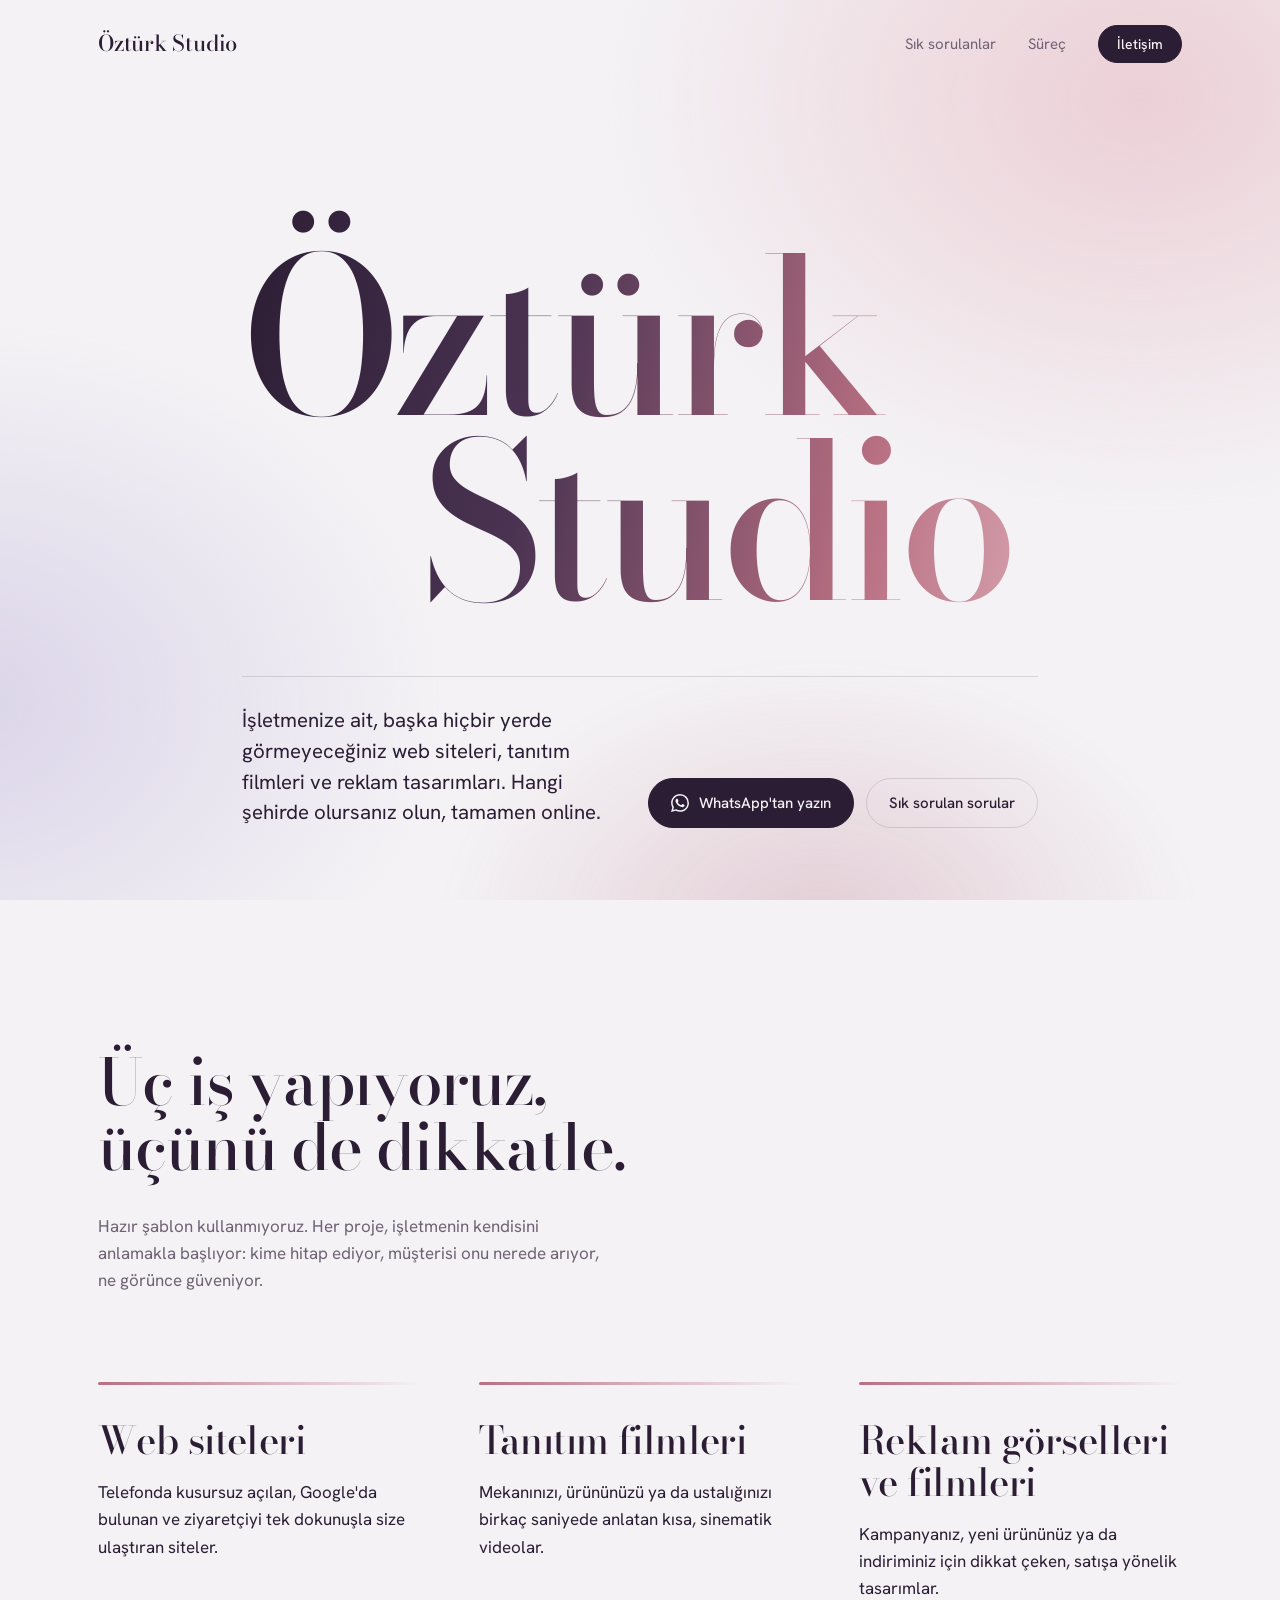
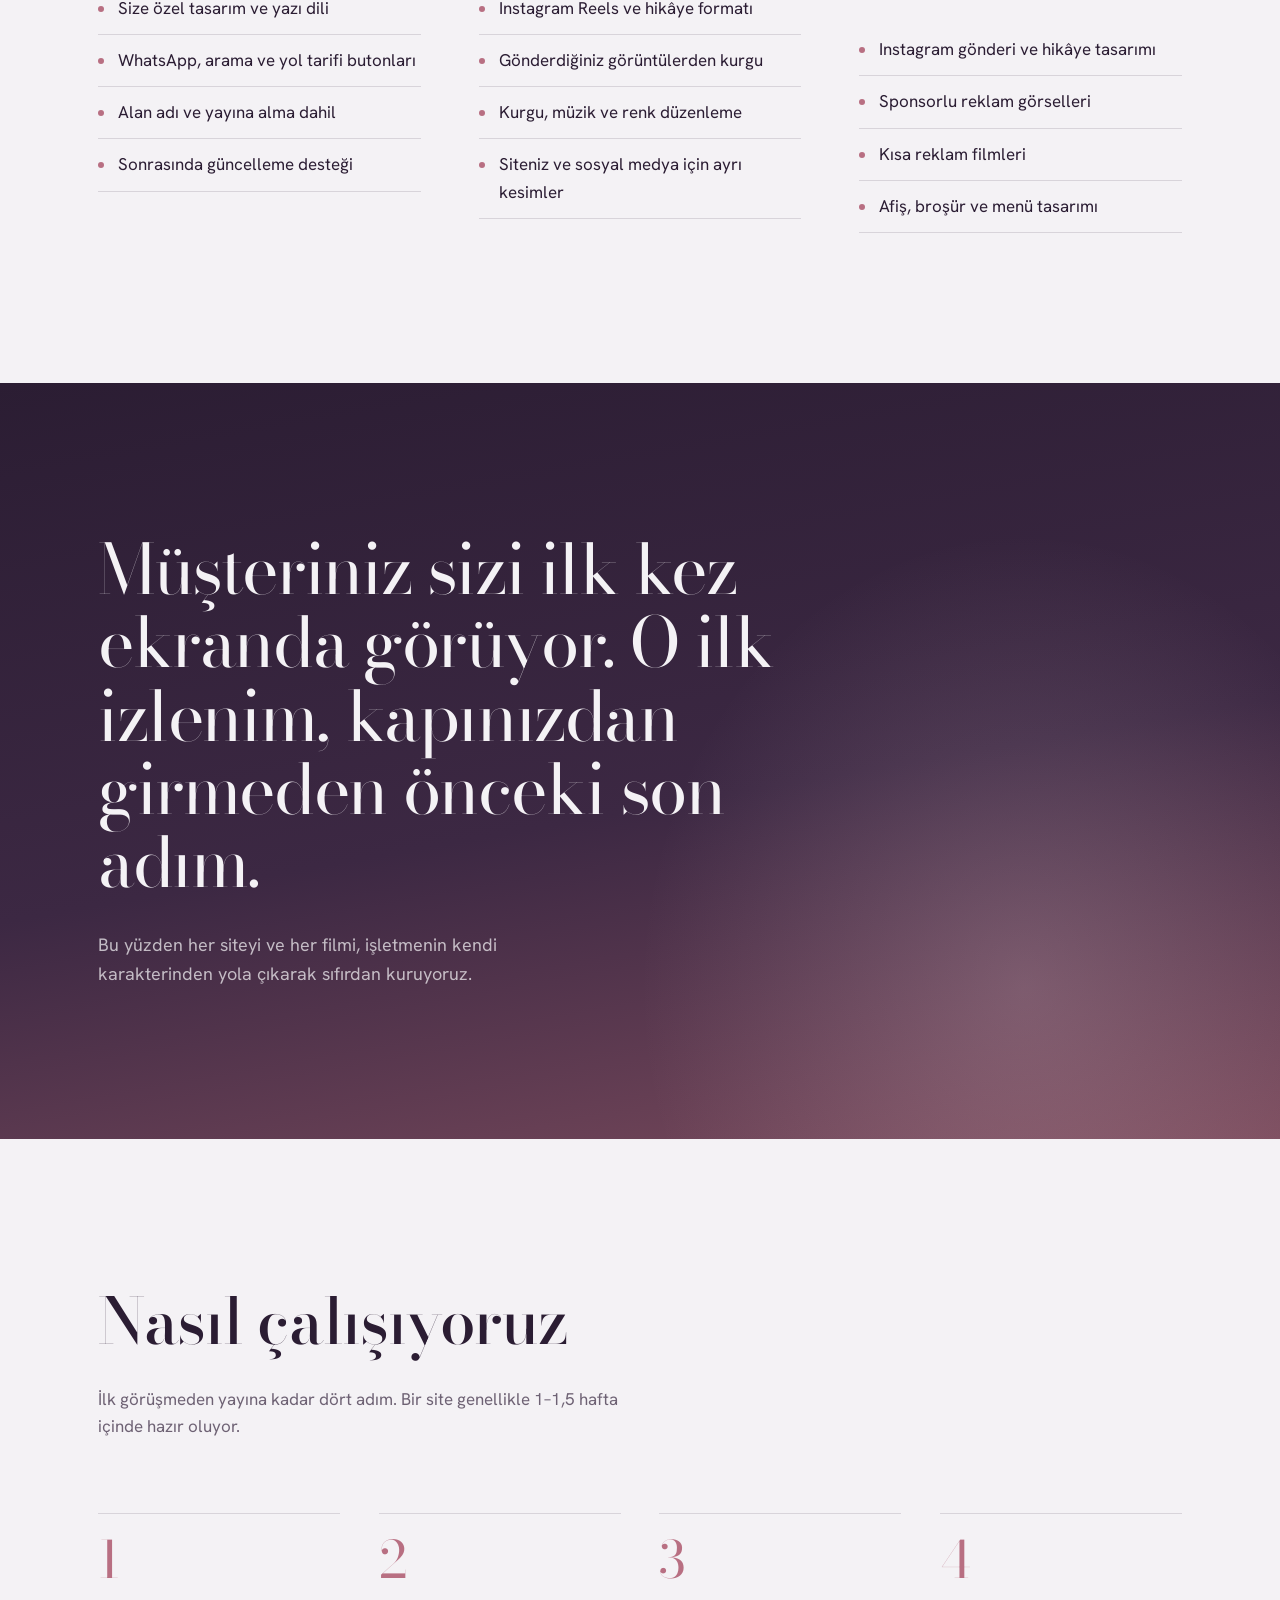
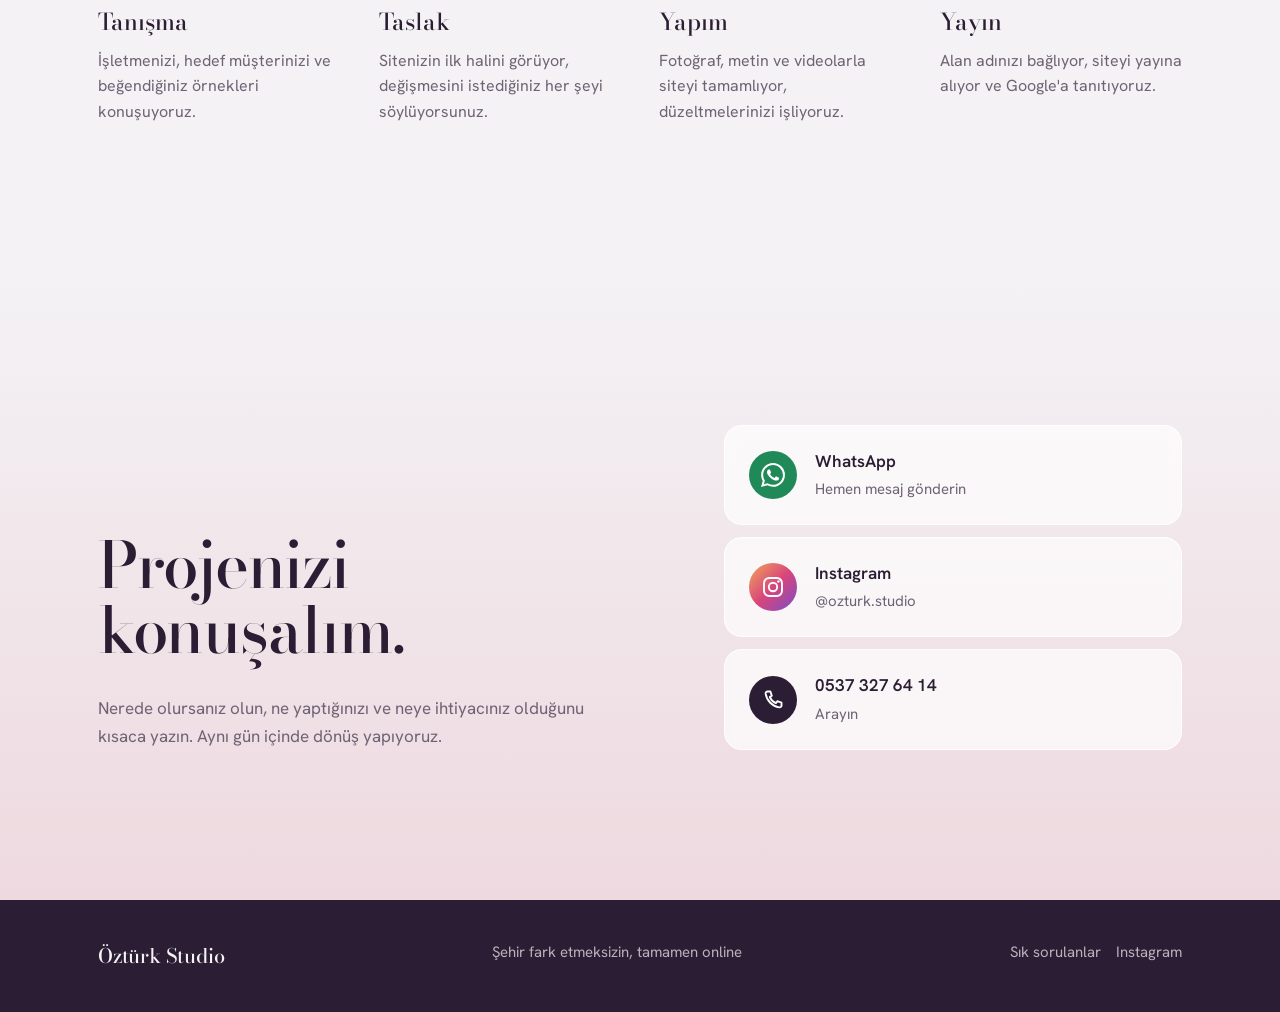
<file: index.html>
<!doctype html>
<html lang="tr">
<head>
<meta charset="utf-8">
<meta name="viewport" content="width=device-width,initial-scale=1">
<title>Öztürk Studio | Web siteleri, tanıtım ve reklam filmleri</title>
<meta name="description" content="Öztürk Studio, her şehirden işletmeler için özel tasarım web siteleri, tanıtım filmleri ve reklam tasarımları hazırlar. Uygun fiyat, her işe özel teklif.">
<meta property="og:title" content="Öztürk Studio">
<meta property="og:description" content="İşletmeler için özel tasarım web siteleri, tanıtım filmleri ve reklam tasarımları. Şehir fark etmeksizin, tamamen online.">
<meta property="og:type" content="website">
<meta name="theme-color" content="#2B1D33">
<link rel="icon" href="favicon.svg" type="image/svg+xml">
<link rel="preconnect" href="https://fonts.googleapis.com">
<link rel="preconnect" href="https://fonts.gstatic.com" crossorigin>
<link href="https://fonts.googleapis.com/css2?family=Bodoni+Moda:ital,opsz,wght@0,6..96,400;0,6..96,500;1,6..96,400&family=Hanken+Grotesk:wght@400;500;600&display=swap" rel="stylesheet">
<link rel="stylesheet" href="style.css">
</head>
<body>
<svg width="0" height="0" style="position:absolute" aria-hidden="true">
  <symbol id="i-wa" viewBox="0 0 24 24"><path fill="currentColor" d="M17.472 14.382c-.297-.149-1.758-.867-2.03-.967-.273-.099-.471-.148-.67.15-.197.297-.767.966-.94 1.164-.173.199-.347.223-.644.075-.297-.15-1.255-.463-2.39-1.475-.883-.788-1.48-1.761-1.653-2.059-.173-.297-.018-.458.13-.606.134-.133.298-.347.446-.52.149-.174.198-.298.298-.497.099-.198.05-.371-.025-.52-.075-.149-.669-1.612-.916-2.207-.242-.579-.487-.5-.669-.51-.173-.008-.371-.01-.57-.01-.198 0-.52.074-.792.372-.272.297-1.04 1.016-1.04 2.479 0 1.462 1.065 2.875 1.213 3.074.149.198 2.096 3.2 5.077 4.487.709.306 1.262.489 1.694.625.712.227 1.36.195 1.871.118.571-.085 1.758-.719 2.006-1.413.248-.694.248-1.289.173-1.413-.074-.124-.272-.198-.57-.347m-5.421 7.403h-.004a9.87 9.87 0 01-5.031-1.378l-.361-.214-3.741.982.998-3.648-.235-.374a9.86 9.86 0 01-1.51-5.26c.001-5.45 4.436-9.884 9.888-9.884 2.64 0 5.122 1.03 6.988 2.898a9.825 9.825 0 012.893 6.994c-.003 5.45-4.437 9.884-9.885 9.884m8.413-18.297A11.815 11.815 0 0012.05 0C5.495 0 .16 5.335.157 11.892c0 2.096.547 4.142 1.588 5.945L.057 24l6.305-1.654a11.882 11.882 0 005.683 1.448h.005c6.554 0 11.89-5.335 11.893-11.893a11.821 11.821 0 00-3.48-8.413Z"/></symbol>
  <symbol id="i-ig" viewBox="0 0 24 24"><g fill="none" stroke="currentColor" stroke-width="1.9"><rect x="3" y="3" width="18" height="18" rx="5.2"/><circle cx="12" cy="12" r="4.2"/></g><circle cx="17.4" cy="6.6" r="1.25" fill="currentColor"/></symbol>
  <symbol id="i-tel" viewBox="0 0 24 24"><path fill="none" stroke="currentColor" stroke-width="1.9" stroke-linejoin="round" d="M6.6 3.5h2.8l1.4 4.2-2 1.4a12 12 0 0 0 6.1 6.1l1.4-2 4.2 1.4v2.8a2 2 0 0 1-2.2 2A16.5 16.5 0 0 1 4.6 5.7a2 2 0 0 1 2-2.2Z"/></symbol>
</svg>
<a class="skip" href="#icerik">İçeriğe geç</a>

<header class="top">
  <div class="wrap">
    <a class="mark" href="./" aria-label="Öztürk Studio, ana sayfa">Öztürk Studio</a>
    <nav class="nav" aria-label="Ana menü">
      <a class="hide-s" href="sss.html">Sık sorulanlar</a>
      <a class="hide-s" href="#surec">Süreç</a>
      <a class="btn small" href="#iletisim">İletişim</a>
    </nav>
  </div>
</header>

<main id="icerik">
  <section class="hero" aria-labelledby="baslik">
    <div class="wrap hero-grid">
      <h1 class="word reveal" id="baslik"><span>Öztürk</span><span>Studio</span></h1>
      <div class="hero-foot">
        <p class="lede reveal d2">İşletmenize ait, başka hiçbir yerde görmeyeceğiniz web siteleri, tanıtım filmleri ve reklam tasarımları. Hangi şehirde olursanız olun, tamamen online.</p>
        <div class="actions reveal d3">
          <a class="btn js-wa" href="https://wa.me/905373276414?text=Merhaba%2C%20%C3%96zt%C3%BCrk%20Studio%27nun%20sitesinden%20yaz%C4%B1yorum.%20Bir%20proje%20hakk%C4%B1nda%20konu%C5%9Fmak%20istiyorum." target="_blank" rel="noopener"><svg aria-hidden="true"><use href="#i-wa"/></svg>WhatsApp'tan yazın</a>
          <a class="btn ghost" href="sss.html">Sık sorulan sorular</a>
        </div>
      </div>
    </div>
  </section>

  <section class="block" aria-labelledby="ne">
    <div class="wrap">
      <h2 class="h2" id="ne">Üç iş yapıyoruz, üçünü de dikkatle.</h2>
      <p class="intro">Hazır şablon kullanmıyoruz. Her proje, işletmenin kendisini anlamakla başlıyor: kime hitap ediyor, müşterisi onu nerede arıyor, ne görünce güveniyor.</p>
      <div class="duo">
        <article>
          <h3 class="h3">Web siteleri</h3>
          <p>Telefonda kusursuz açılan, Google'da bulunan ve ziyaretçiyi tek dokunuşla size ulaştıran siteler.</p>
          <ul class="ticks">
            <li>Size özel tasarım ve yazı dili</li>
            <li>WhatsApp, arama ve yol tarifi butonları</li>
            <li>Alan adı ve yayına alma dahil</li>
            <li>Sonrasında güncelleme desteği</li>
          </ul>
        </article>
        <article>
          <h3 class="h3">Tanıtım filmleri</h3>
          <p>Mekanınızı, ürününüzü ya da ustalığınızı birkaç saniyede anlatan kısa, sinematik videolar.</p>
          <ul class="ticks">
            <li>Instagram Reels ve hikâye formatı</li>
            <li>Gönderdiğiniz görüntülerden kurgu</li>
            <li>Kurgu, müzik ve renk düzenleme</li>
            <li>Siteniz ve sosyal medya için ayrı kesimler</li>
          </ul>
        </article>
        <article>
          <h3 class="h3">Reklam görselleri ve filmleri</h3>
          <p>Kampanyanız, yeni ürününüz ya da indiriminiz için dikkat çeken, satışa yönelik tasarımlar.</p>
          <ul class="ticks">
            <li>Instagram gönderi ve hikâye tasarımı</li>
            <li>Sponsorlu reklam görselleri</li>
            <li>Kısa reklam filmleri</li>
            <li>Afiş, broşür ve menü tasarımı</li>
          </ul>
        </article>
      </div>
    </div>
  </section>

  <section class="block band" aria-label="Yaklaşım">
    <div class="wrap">
      <p class="statement">Müşteriniz sizi ilk kez ekranda görüyor. O ilk izlenim, kapınızdan girmeden önceki son adım.</p>
      <p class="sub">Bu yüzden her siteyi ve her filmi, işletmenin kendi karakterinden yola çıkarak sıfırdan kuruyoruz.</p>
    </div>
  </section>

  <section class="block" id="surec" aria-labelledby="surec-b">
    <div class="wrap">
      <h2 class="h2" id="surec-b">Nasıl çalışıyoruz</h2>
      <p class="intro">İlk görüşmeden yayına kadar dört adım. Bir site genellikle 1–1,5 hafta içinde hazır oluyor.</p>
      <ol class="steps">
        <li><h3>Tanışma</h3><p>İşletmenizi, hedef müşterinizi ve beğendiğiniz örnekleri konuşuyoruz.</p></li>
        <li><h3>Taslak</h3><p>Sitenizin ilk halini görüyor, değişmesini istediğiniz her şeyi söylüyorsunuz.</p></li>
        <li><h3>Yapım</h3><p>Fotoğraf, metin ve videolarla siteyi tamamlıyor, düzeltmelerinizi işliyoruz.</p></li>
        <li><h3>Yayın</h3><p>Alan adınızı bağlıyor, siteyi yayına alıyor ve Google'a tanıtıyoruz.</p></li>
      </ol>
    </div>
  </section>

  <section class="block contact" id="iletisim" aria-labelledby="ilet">
    <div class="wrap contact-grid">
      <div>
        <h2 class="h2" id="ilet">Projenizi konuşalım.</h2>
        <p class="intro">Nerede olursanız olun, ne yaptığınızı ve neye ihtiyacınız olduğunu kısaca yazın. Aynı gün içinde dönüş yapıyoruz.</p>
      </div>
      <div class="channels">
        <a class="channel wa js-wa" href="https://wa.me/905373276414?text=Merhaba%2C%20%C3%96zt%C3%BCrk%20Studio%27nun%20sitesinden%20yaz%C4%B1yorum.%20Bir%20proje%20hakk%C4%B1nda%20konu%C5%9Fmak%20istiyorum." target="_blank" rel="noopener">
          <span class="ico"><svg aria-hidden="true"><use href="#i-wa"/></svg></span>
          <span><strong>WhatsApp</strong><small>Hemen mesaj gönderin</small></span>
        </a>
        <a class="channel ig" href="https://www.instagram.com/ozturk.studio/" target="_blank" rel="noopener">
          <span class="ico"><svg aria-hidden="true"><use href="#i-ig"/></svg></span>
          <span><strong>Instagram</strong><small>@ozturk.studio</small></span>
        </a>
        <a class="channel tel" href="tel:+905373276414">
          <span class="ico"><svg aria-hidden="true"><use href="#i-tel"/></svg></span>
          <span><strong>0537 327 64 14</strong><small>Arayın</small></span>
        </a>
      </div>
    </div>
  </section>
</main>

<footer class="foot">
  <div class="wrap">
    <span class="mark">Öztürk Studio</span>
    <span>Şehir fark etmeksizin, tamamen online</span>
    <span><a href="sss.html">Sık sorulanlar</a>&emsp;<a href="https://www.instagram.com/ozturk.studio/" target="_blank" rel="noopener">Instagram</a></span>
  </div>
</footer>

<a class="float-wa js-wa" href="https://wa.me/905373276414?text=Merhaba%2C%20%C3%96zt%C3%BCrk%20Studio%27nun%20sitesinden%20yaz%C4%B1yorum.%20Bir%20proje%20hakk%C4%B1nda%20konu%C5%9Fmak%20istiyorum." target="_blank" rel="noopener" aria-label="WhatsApp'tan yazın"><svg aria-hidden="true"><use href="#i-wa"/></svg></a>
<script src="site.js"></script>
</body>
</html>
</file>
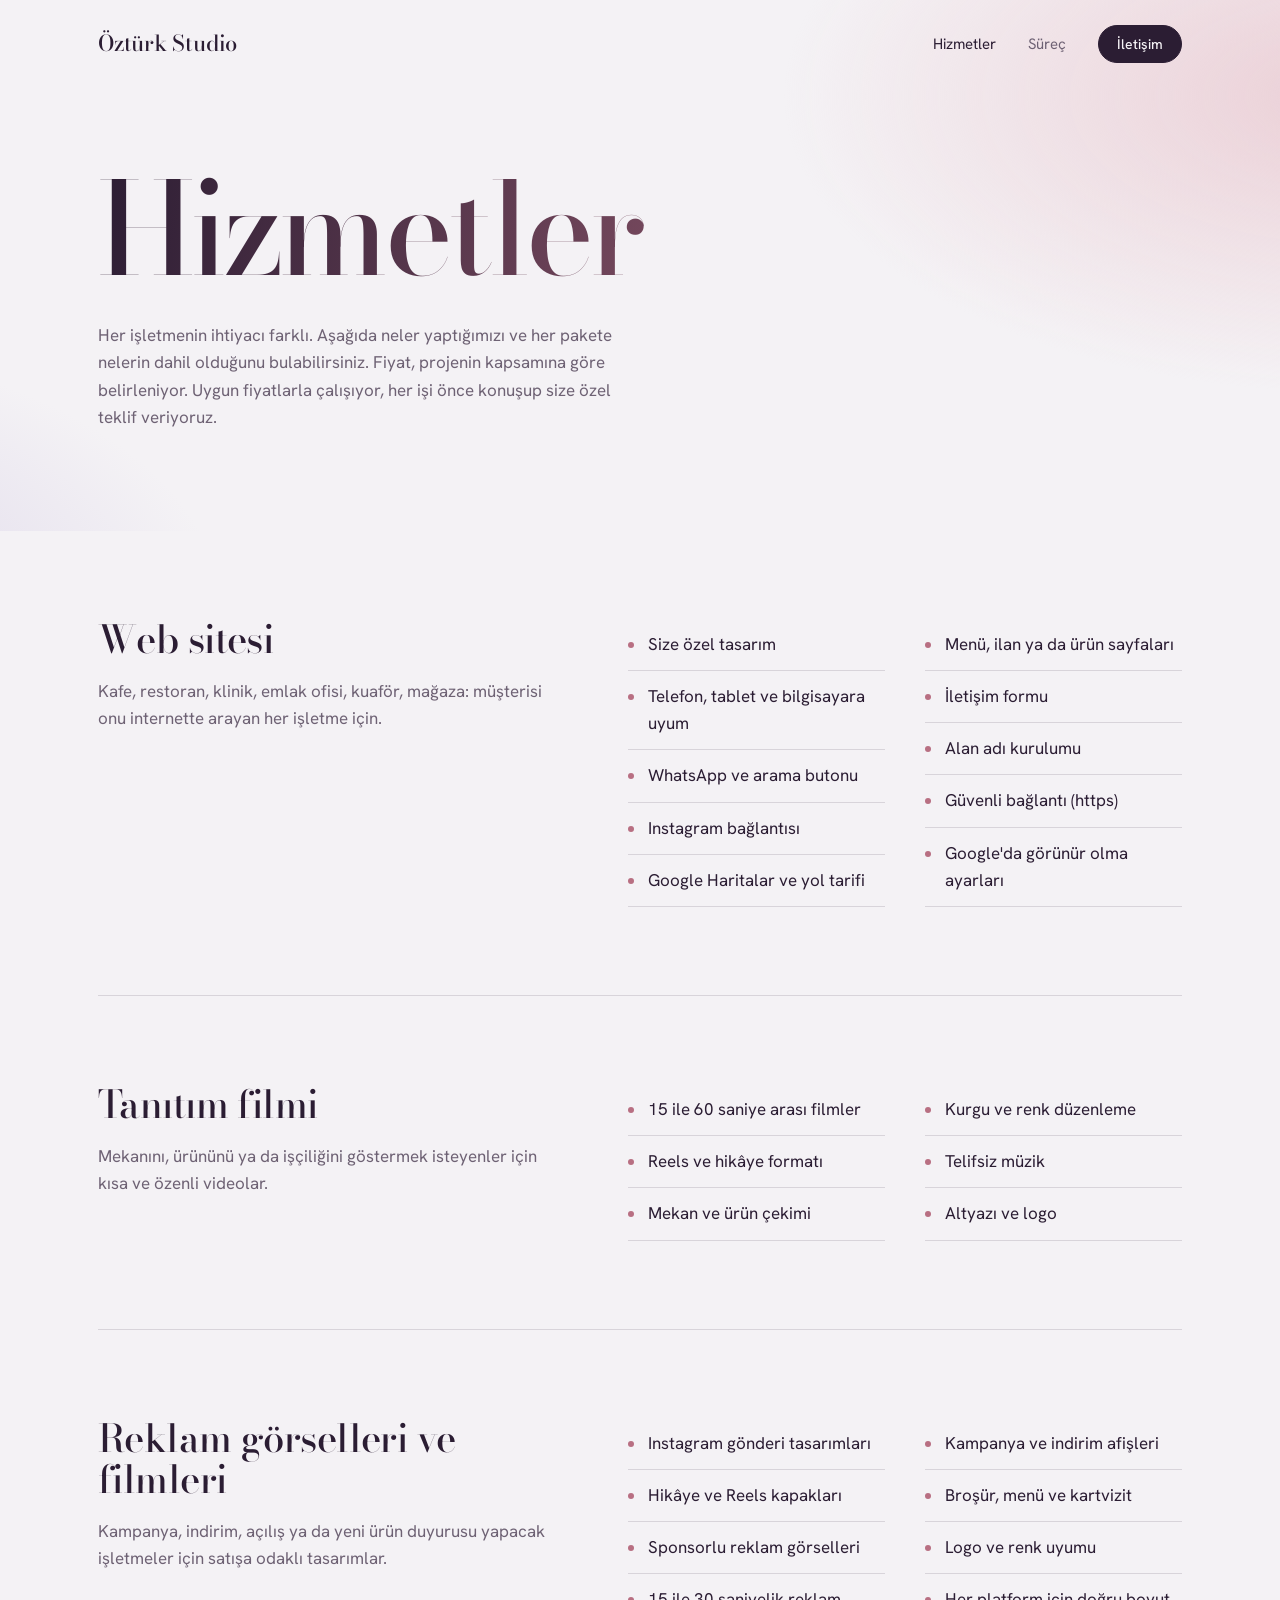
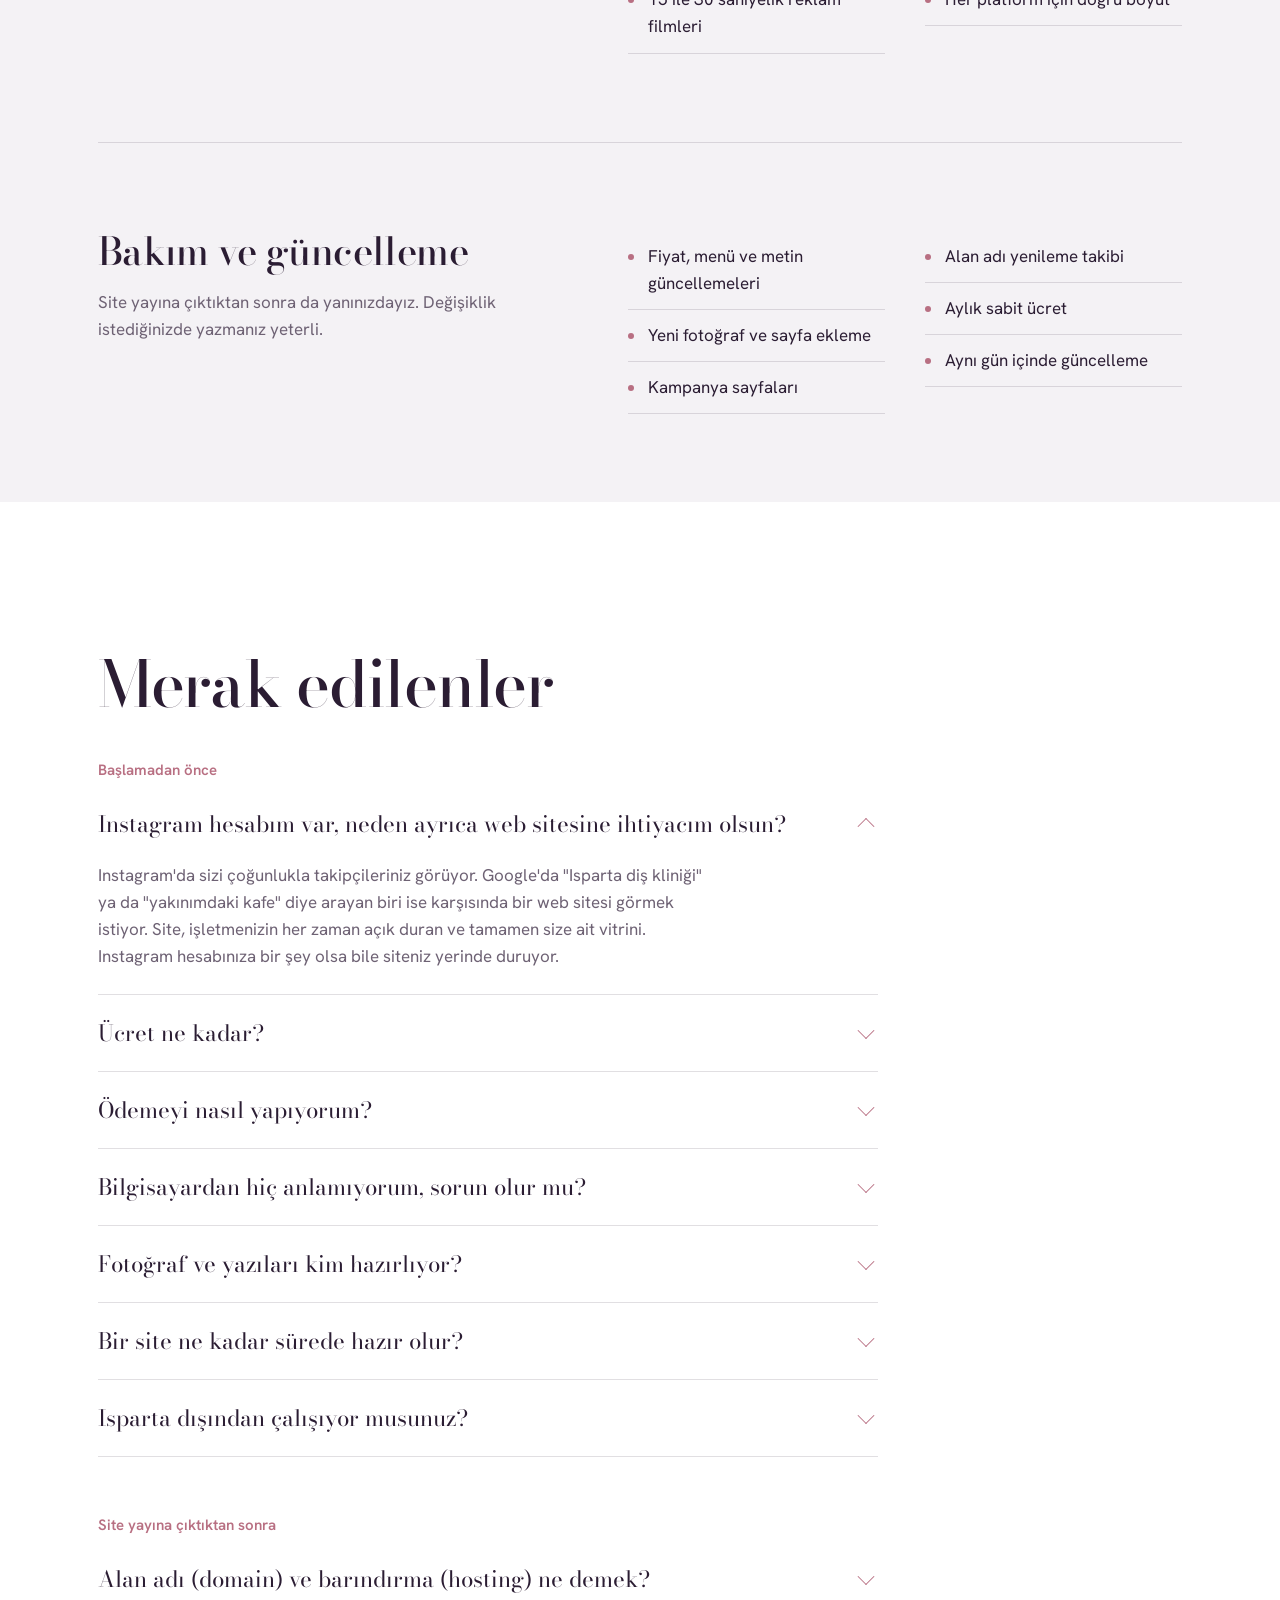
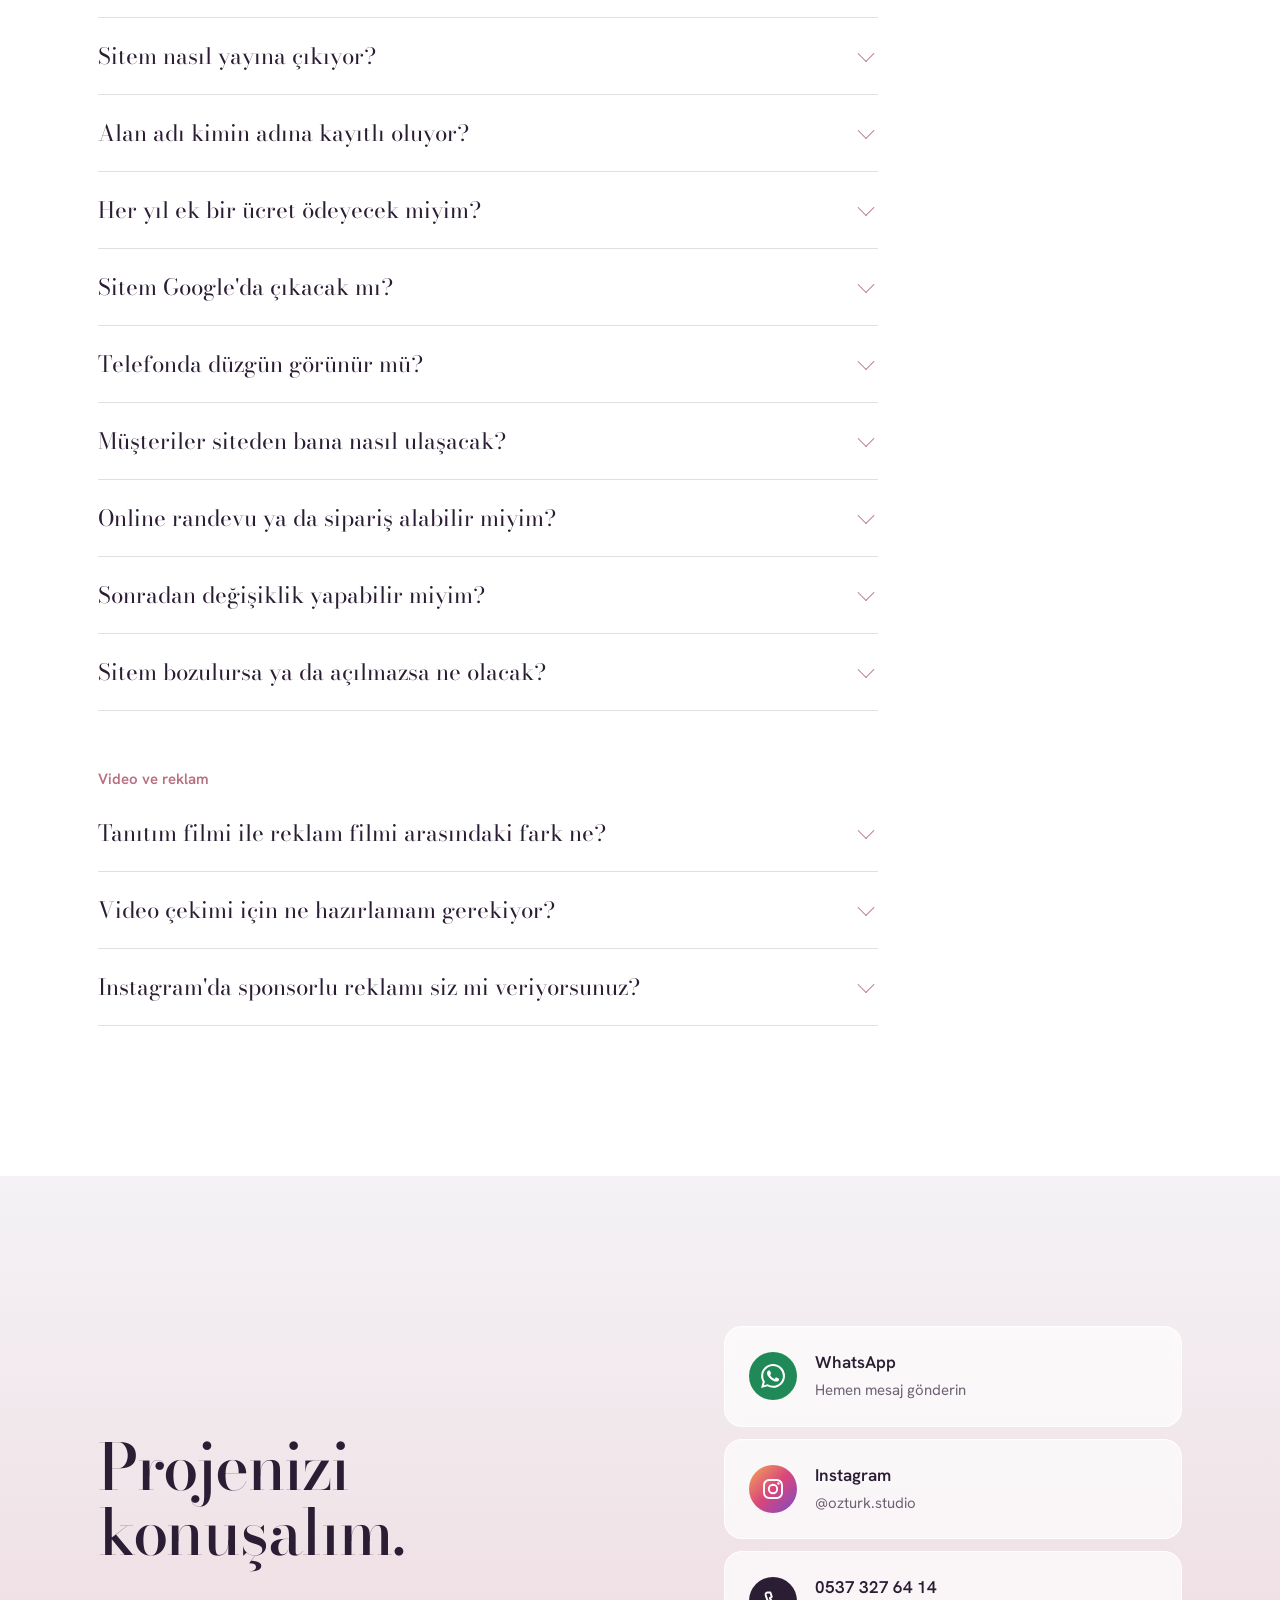
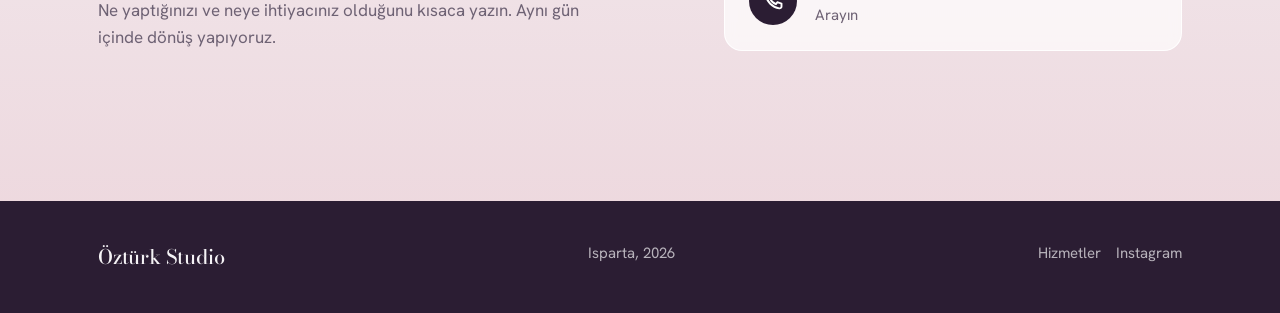
<file: hizmetler.html>
<!doctype html>
<html lang="tr">
<head>
<meta charset="utf-8">
<meta name="viewport" content="width=device-width,initial-scale=1">
<title>Hizmetler | Öztürk Studio</title>
<meta name="description" content="Web sitesi, tanıtım filmi, reklam görselleri ve bakım hizmetleri. Sitenizin nasıl yayına çıktığı ve alan adı hakkında merak edilenler.">
<meta property="og:title" content="Öztürk Studio">
<meta property="og:description" content="İşletmeler için özel tasarım web siteleri ve tanıtım filmleri. Isparta.">
<meta property="og:type" content="website">
<meta name="theme-color" content="#2B1D33">
<link rel="icon" href="favicon.svg" type="image/svg+xml">
<link rel="preconnect" href="https://fonts.googleapis.com">
<link rel="preconnect" href="https://fonts.gstatic.com" crossorigin>
<link href="https://fonts.googleapis.com/css2?family=Bodoni+Moda:ital,opsz,wght@0,6..96,400;0,6..96,500;1,6..96,400&family=Hanken+Grotesk:wght@400;500;600&display=swap" rel="stylesheet">
<link rel="stylesheet" href="style.css">
</head>
<body>
<svg width="0" height="0" style="position:absolute" aria-hidden="true">
  <symbol id="i-wa" viewBox="0 0 24 24"><path fill="currentColor" d="M17.472 14.382c-.297-.149-1.758-.867-2.03-.967-.273-.099-.471-.148-.67.15-.197.297-.767.966-.94 1.164-.173.199-.347.223-.644.075-.297-.15-1.255-.463-2.39-1.475-.883-.788-1.48-1.761-1.653-2.059-.173-.297-.018-.458.13-.606.134-.133.298-.347.446-.52.149-.174.198-.298.298-.497.099-.198.05-.371-.025-.52-.075-.149-.669-1.612-.916-2.207-.242-.579-.487-.5-.669-.51-.173-.008-.371-.01-.57-.01-.198 0-.52.074-.792.372-.272.297-1.04 1.016-1.04 2.479 0 1.462 1.065 2.875 1.213 3.074.149.198 2.096 3.2 5.077 4.487.709.306 1.262.489 1.694.625.712.227 1.36.195 1.871.118.571-.085 1.758-.719 2.006-1.413.248-.694.248-1.289.173-1.413-.074-.124-.272-.198-.57-.347m-5.421 7.403h-.004a9.87 9.87 0 01-5.031-1.378l-.361-.214-3.741.982.998-3.648-.235-.374a9.86 9.86 0 01-1.51-5.26c.001-5.45 4.436-9.884 9.888-9.884 2.64 0 5.122 1.03 6.988 2.898a9.825 9.825 0 012.893 6.994c-.003 5.45-4.437 9.884-9.885 9.884m8.413-18.297A11.815 11.815 0 0012.05 0C5.495 0 .16 5.335.157 11.892c0 2.096.547 4.142 1.588 5.945L.057 24l6.305-1.654a11.882 11.882 0 005.683 1.448h.005c6.554 0 11.89-5.335 11.893-11.893a11.821 11.821 0 00-3.48-8.413Z"/></symbol>
  <symbol id="i-ig" viewBox="0 0 24 24"><g fill="none" stroke="currentColor" stroke-width="1.9"><rect x="3" y="3" width="18" height="18" rx="5.2"/><circle cx="12" cy="12" r="4.2"/></g><circle cx="17.4" cy="6.6" r="1.25" fill="currentColor"/></symbol>
  <symbol id="i-tel" viewBox="0 0 24 24"><path fill="none" stroke="currentColor" stroke-width="1.9" stroke-linejoin="round" d="M6.6 3.5h2.8l1.4 4.2-2 1.4a12 12 0 0 0 6.1 6.1l1.4-2 4.2 1.4v2.8a2 2 0 0 1-2.2 2A16.5 16.5 0 0 1 4.6 5.7a2 2 0 0 1 2-2.2Z"/></symbol>
</svg>
<a class="skip" href="#icerik">İçeriğe geç</a>

<header class="top">
  <div class="wrap">
    <a class="mark" href="./" aria-label="Öztürk Studio, ana sayfa">Öztürk Studio</a>
    <nav class="nav" aria-label="Ana menü">
      <a class="hide-s" href="hizmetler.html" aria-current="page">Hizmetler</a>
      <a class="hide-s" href="./#surec">Süreç</a>
      <a class="btn small" href="#iletisim">İletişim</a>
    </nav>
  </div>
</header>

<main id="icerik">
  <section class="page-head" aria-labelledby="baslik">
    <div class="wrap">
      <h1 class="reveal" id="baslik">Hizmetler</h1>
      <p class="intro reveal d2">Her işletmenin ihtiyacı farklı. Aşağıda neler yaptığımızı ve her pakete nelerin dahil olduğunu bulabilirsiniz. Fiyat, projenin kapsamına göre belirleniyor. Uygun fiyatlarla çalışıyor, her işi önce konuşup size özel teklif veriyoruz.</p>
    </div>
  </section>

  <div class="wrap">
    <section class="svc" aria-labelledby="s1">
      <div>
        <h2 class="h3" id="s1">Web sitesi</h2>
        <p class="who">Kafe, restoran, klinik, emlak ofisi, kuaför, mağaza: müşterisi onu internette arayan her işletme için.</p>
      </div>
      <ul class="ticks incl">
        <li>Size özel tasarım</li>
        <li>Telefon, tablet ve bilgisayara uyum</li>
        <li>WhatsApp ve arama butonu</li>
        <li>Instagram bağlantısı</li>
        <li>Google Haritalar ve yol tarifi</li>
        <li>Menü, ilan ya da ürün sayfaları</li>
        <li>İletişim formu</li>
        <li>Alan adı kurulumu</li>
        <li>Güvenli bağlantı (https)</li>
        <li>Google'da görünür olma ayarları</li>
      </ul>
    </section>

    <section class="svc" aria-labelledby="s2">
      <div>
        <h2 class="h3" id="s2">Tanıtım filmi</h2>
        <p class="who">Mekanını, ürününü ya da işçiliğini göstermek isteyenler için kısa ve özenli videolar.</p>
      </div>
      <ul class="ticks incl">
        <li>15 ile 60 saniye arası filmler</li>
        <li>Reels ve hikâye formatı</li>
        <li>Mekan ve ürün çekimi</li>
        <li>Kurgu ve renk düzenleme</li>
        <li>Telifsiz müzik</li>
        <li>Altyazı ve logo</li>
      </ul>
    </section>

    <section class="svc" aria-labelledby="s2b">
      <div>
        <h2 class="h3" id="s2b">Reklam görselleri ve filmleri</h2>
        <p class="who">Kampanya, indirim, açılış ya da yeni ürün duyurusu yapacak işletmeler için satışa odaklı tasarımlar.</p>
      </div>
      <ul class="ticks incl">
        <li>Instagram gönderi tasarımları</li>
        <li>Hikâye ve Reels kapakları</li>
        <li>Sponsorlu reklam görselleri</li>
        <li>15 ile 30 saniyelik reklam filmleri</li>
        <li>Kampanya ve indirim afişleri</li>
        <li>Broşür, menü ve kartvizit</li>
        <li>Logo ve renk uyumu</li>
        <li>Her platform için doğru boyut</li>
      </ul>
    </section>

    <section class="svc" aria-labelledby="s3">
      <div>
        <h2 class="h3" id="s3">Bakım ve güncelleme</h2>
        <p class="who">Site yayına çıktıktan sonra da yanınızdayız. Değişiklik istediğinizde yazmanız yeterli.</p>
      </div>
      <ul class="ticks incl">
        <li>Fiyat, menü ve metin güncellemeleri</li>
        <li>Yeni fotoğraf ve sayfa ekleme</li>
        <li>Kampanya sayfaları</li>
        <li>Alan adı yenileme takibi</li>
        <li>Aylık sabit ücret</li>
        <li>Aynı gün içinde güncelleme</li>
      </ul>
    </section>
  </div>

  <section class="block launch" aria-labelledby="sss">
    <div class="wrap">
      <h2 class="h2" id="sss">Merak edilenler</h2>
      <div class="faq">
        <h3>Başlamadan önce</h3>
        <details open>
          <summary>Instagram hesabım var, neden ayrıca web sitesine ihtiyacım olsun?</summary>
          <p>Instagram'da sizi çoğunlukla takipçileriniz görüyor. Google'da "Isparta diş kliniği" ya da "yakınımdaki kafe" diye arayan biri ise karşısında bir web sitesi görmek istiyor. Site, işletmenizin her zaman açık duran ve tamamen size ait vitrini. Instagram hesabınıza bir şey olsa bile siteniz yerinde duruyor.</p>
        </details>
        <details>
          <summary>Ücret ne kadar?</summary>
          <p>Fiyat, sayfa sayısına ve istediğiniz özelliklere göre değişiyor. Küçük işletmelere uygun fiyatlarla çalışıyoruz. Ne istediğinizi konuştuktan sonra size net bir teklif veriyoruz; sonradan sürpriz ek ücret çıkmıyor.</p>
        </details>
        <details>
          <summary>Ödemeyi nasıl yapıyorum?</summary>
          <p>Ödeme şeklini teklifle birlikte konuşuyoruz. Havale veya EFT ile ödeme yapabiliyorsunuz.</p>
        </details>
        <details>
          <summary>Bilgisayardan hiç anlamıyorum, sorun olur mu?</summary>
          <p>Hiç olmaz. Teknik kısmın tamamını biz hallediyoruz. Sizden yalnızca işletmenizi anlatmanızı, varsa logo ve fotoğraflarınızı göndermenizi istiyoruz. Gerisini WhatsApp üzerinden adım adım birlikte ilerletiyoruz.</p>
        </details>
        <details>
          <summary>Fotoğraf ve yazıları kim hazırlıyor?</summary>
          <p>İsterseniz siz gönderiyorsunuz, isterseniz biz hazırlıyoruz. Sitedeki metinleri işletmenizi dinleyerek biz yazıyoruz. Fotoğrafınız yoksa işletmenize gelip çekebiliyoruz.</p>
        </details>
        <details>
          <summary>Bir site ne kadar sürede hazır olur?</summary>
          <p>Taslak genellikle birkaç gün içinde hazır oluyor. Fotoğraf ve metinler tamamlandığında site yaklaşık iki hafta içinde yayına çıkıyor.</p>
        </details>
        <details>
          <summary>Isparta dışından çalışıyor musunuz?</summary>
          <p>Evet. Web sitesi ve reklam görseli işleri tamamen online ilerliyor, Türkiye'nin her yerinden çalışabiliyoruz. Video çekimleri için Isparta ve çevresine geliyoruz.</p>
        </details>
        <h3>Site yayına çıktıktan sonra</h3>
        <details>
          <summary>Alan adı (domain) ve barındırma (hosting) ne demek?</summary>
          <p>Alan adı, sitenizin adresi: örneğin isletmeniz.com. Barındırma ise sitenizin dosyalarının durduğu ve 7/24 açık kalan bilgisayar. Bir dükkân gibi düşünün: alan adı tabeladaki adres, barındırma dükkânın kendisi. İkisinin de kurulumunu biz yapıyoruz.</p>
        </details>
        <details>
          <summary>Sitem nasıl yayına çıkıyor?</summary>
          <p>Siteniz hazır olduğunda onu güvenilir bir barındırma hizmetine yüklüyor ve size ait alan adına bağlıyoruz. Bundan sonra herkes bu adresi yazarak ya da Google'da arayarak sitenize ulaşabiliyor. Teknik kısmın hiçbiriyle uğraşmanız gerekmiyor.</p>
        </details>
        <details>
          <summary>Alan adı kimin adına kayıtlı oluyor?</summary>
          <p>Sizin adınıza. Alan adı işletmenizin dijital adresi, o yüzden tamamen size ait. Kurulumunu ve yıllık yenileme takibini biz yapıyoruz.</p>
        </details>
        <details>
          <summary>Her yıl ek bir ücret ödeyecek miyim?</summary>
          <p>Alan adının yıllık bir yenileme ücreti var; bunu alan adını aldığınız firmaya ödüyorsunuz. Bakım paketi alırsanız aylık sabit bir ücret ödüyorsunuz. Bunların dışında gizli bir masraf yok.</p>
        </details>
        <details>
          <summary>Sitem Google'da çıkacak mı?</summary>
          <p>Sitenizi Google'a tanıtıyor, Google Haritalar kaydınıza bağlıyor ve aramalarda bulunabilmesi için gereken ayarları yapıyoruz. Google'da ilk sıraya çıkmak zaman alan bir süreç ve bunu kimse bir günde garanti edemez, ama doğru kurulmuş bir site bu yolun ilk adımı.</p>
        </details>
        <details>
          <summary>Telefonda düzgün görünür mü?</summary>
          <p>Evet. Ziyaretçilerin çoğu sitenize telefondan giriyor, bu yüzden her sayfayı önce telefona göre tasarlıyoruz. Tablette ve bilgisayarda da düzgün görünüyor.</p>
        </details>
        <details>
          <summary>Müşteriler siteden bana nasıl ulaşacak?</summary>
          <p>Sitede WhatsApp, arama ve yol tarifi butonları oluyor. Müşteriniz butona dokunduğunda doğrudan size mesaj atıyor ya da sizi arıyor. İletişim formu doldurulursa bildirim e-postanıza geliyor.</p>
        </details>
        <details>
          <summary>Online randevu ya da sipariş alabilir miyim?</summary>
          <p>Evet. Randevu ve siparişleri WhatsApp'a yönlendiren basit bir sistem kurabiliyoruz. Daha kapsamlı bir randevu ya da online satış sistemi istiyorsanız onu ayrıca konuşuyoruz.</p>
        </details>
        <details>
          <summary>Sonradan değişiklik yapabilir miyim?</summary>
          <p>Evet. Bakım paketiyle istediğiniz değişikliği WhatsApp'tan yazmanız yeterli. Kendiniz düzenlemek isterseniz, kod bilmeden giriş yapıp metin ve fotoğraf değiştirebileceğiniz basit bir panel de kurabiliyoruz.</p>
        </details>
        <details>
          <summary>Sitem bozulursa ya da açılmazsa ne olacak?</summary>
          <p>Bize yazmanız yeterli; sorunu aynı gün içinde inceliyoruz. Siteler güvenilir altyapılarda durduğu için bu çok nadir yaşanıyor.</p>
        </details>
        <h3>Video ve reklam</h3>
        <details>
          <summary>Tanıtım filmi ile reklam filmi arasındaki fark ne?</summary>
          <p>Tanıtım filmi işletmenizi ve atmosferinizi anlatıyor; uzun süre kullanabiliyorsunuz. Reklam filmi ise belirli bir kampanyaya, indirime ya da ürüne odaklanıyor ve izleyeni hemen harekete geçirmeyi amaçlıyor.</p>
        </details>
        <details>
          <summary>Video çekimi için ne hazırlamam gerekiyor?</summary>
          <p>Çekim için işletmenize geliyoruz. Sizden istediğimiz tek şey mekânın düzenli olması ve göstermek istediğiniz ürünlerin hazır olması. Çekim saatini işinizi aksatmayacak şekilde birlikte belirliyoruz.</p>
        </details>
        <details>
          <summary>Instagram'da sponsorlu reklamı siz mi veriyorsunuz?</summary>
          <p>Reklamda kullanılacak görselleri ve videoları biz hazırlıyoruz. Reklamın yayınlanması ve bütçesi sizin hesabınız üzerinden yürüyor; isterseniz kurulumunda yardımcı oluyoruz.</p>
        </details>
      </div>
    </div>
  </section>

<section class="block contact" id="iletisim" aria-labelledby="ilet">
    <div class="wrap contact-grid">
      <div>
        <h2 class="h2" id="ilet">Projenizi konuşalım.</h2>
        <p class="intro">Ne yaptığınızı ve neye ihtiyacınız olduğunu kısaca yazın. Aynı gün içinde dönüş yapıyoruz.</p>
      </div>
      <div class="channels">
        <a class="channel wa js-wa" href="https://wa.me/905373276414?text=Merhaba%2C%20%C3%96zt%C3%BCrk%20Studio%27nun%20sitesinden%20yaz%C4%B1yorum.%20Bir%20proje%20hakk%C4%B1nda%20konu%C5%9Fmak%20istiyorum." target="_blank" rel="noopener">
          <span class="ico"><svg aria-hidden="true"><use href="#i-wa"/></svg></span>
          <span><strong>WhatsApp</strong><small>Hemen mesaj gönderin</small></span>
        </a>
        <a class="channel ig" href="https://www.instagram.com/ozturk.studio/" target="_blank" rel="noopener">
          <span class="ico"><svg aria-hidden="true"><use href="#i-ig"/></svg></span>
          <span><strong>Instagram</strong><small>@ozturk.studio</small></span>
        </a>
        <a class="channel tel" href="tel:+905373276414">
          <span class="ico"><svg aria-hidden="true"><use href="#i-tel"/></svg></span>
          <span><strong>0537 327 64 14</strong><small>Arayın</small></span>
        </a>
      </div>
    </div>
  </section>
</main>

<footer class="foot">
  <div class="wrap">
    <span class="mark">Öztürk Studio</span>
    <span>Isparta, 2026</span>
    <span><a href="hizmetler.html">Hizmetler</a>&emsp;<a href="https://www.instagram.com/ozturk.studio/" target="_blank" rel="noopener">Instagram</a></span>
  </div>
</footer>

<a class="float-wa js-wa" href="https://wa.me/905373276414?text=Merhaba%2C%20%C3%96zt%C3%BCrk%20Studio%27nun%20sitesinden%20yaz%C4%B1yorum.%20Bir%20proje%20hakk%C4%B1nda%20konu%C5%9Fmak%20istiyorum." target="_blank" rel="noopener" aria-label="WhatsApp'tan yazın"><svg aria-hidden="true"><use href="#i-wa"/></svg></a>
<script src="site.js"></script>
</body>
</html>
</file>
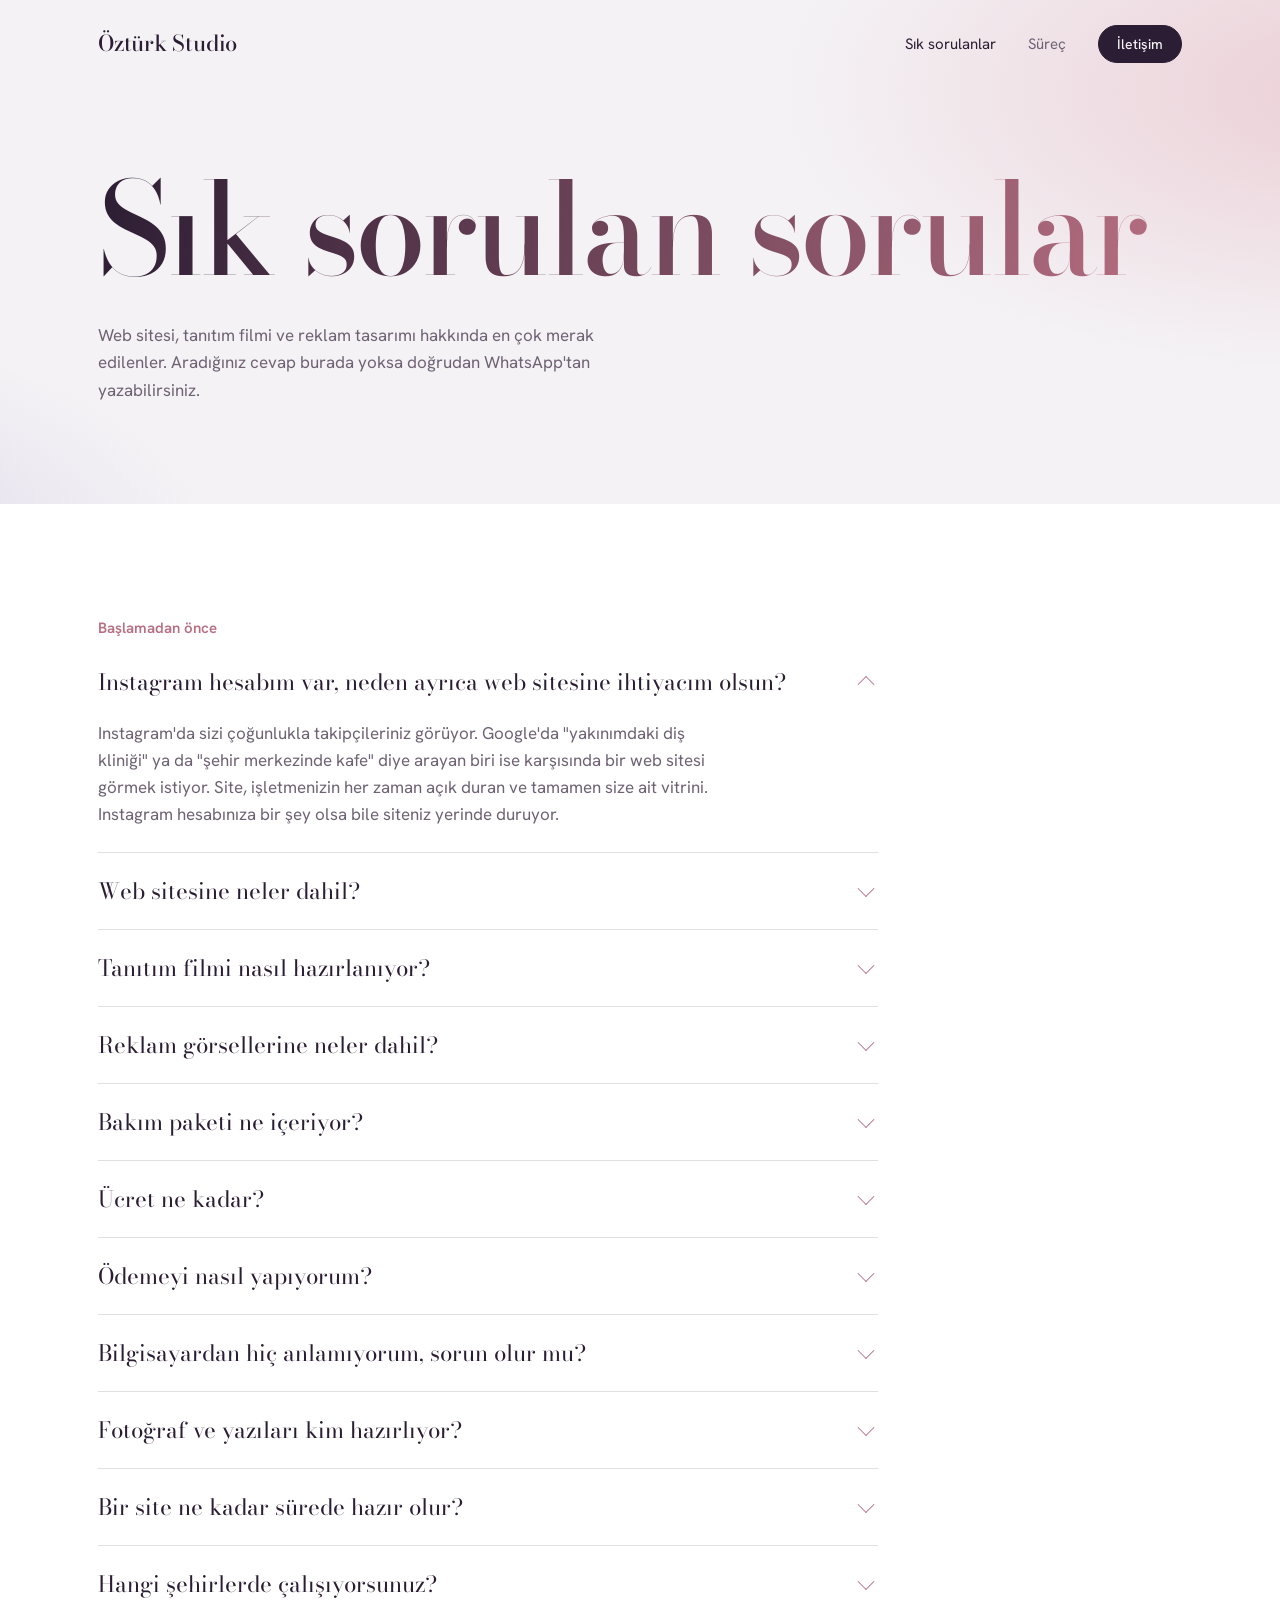
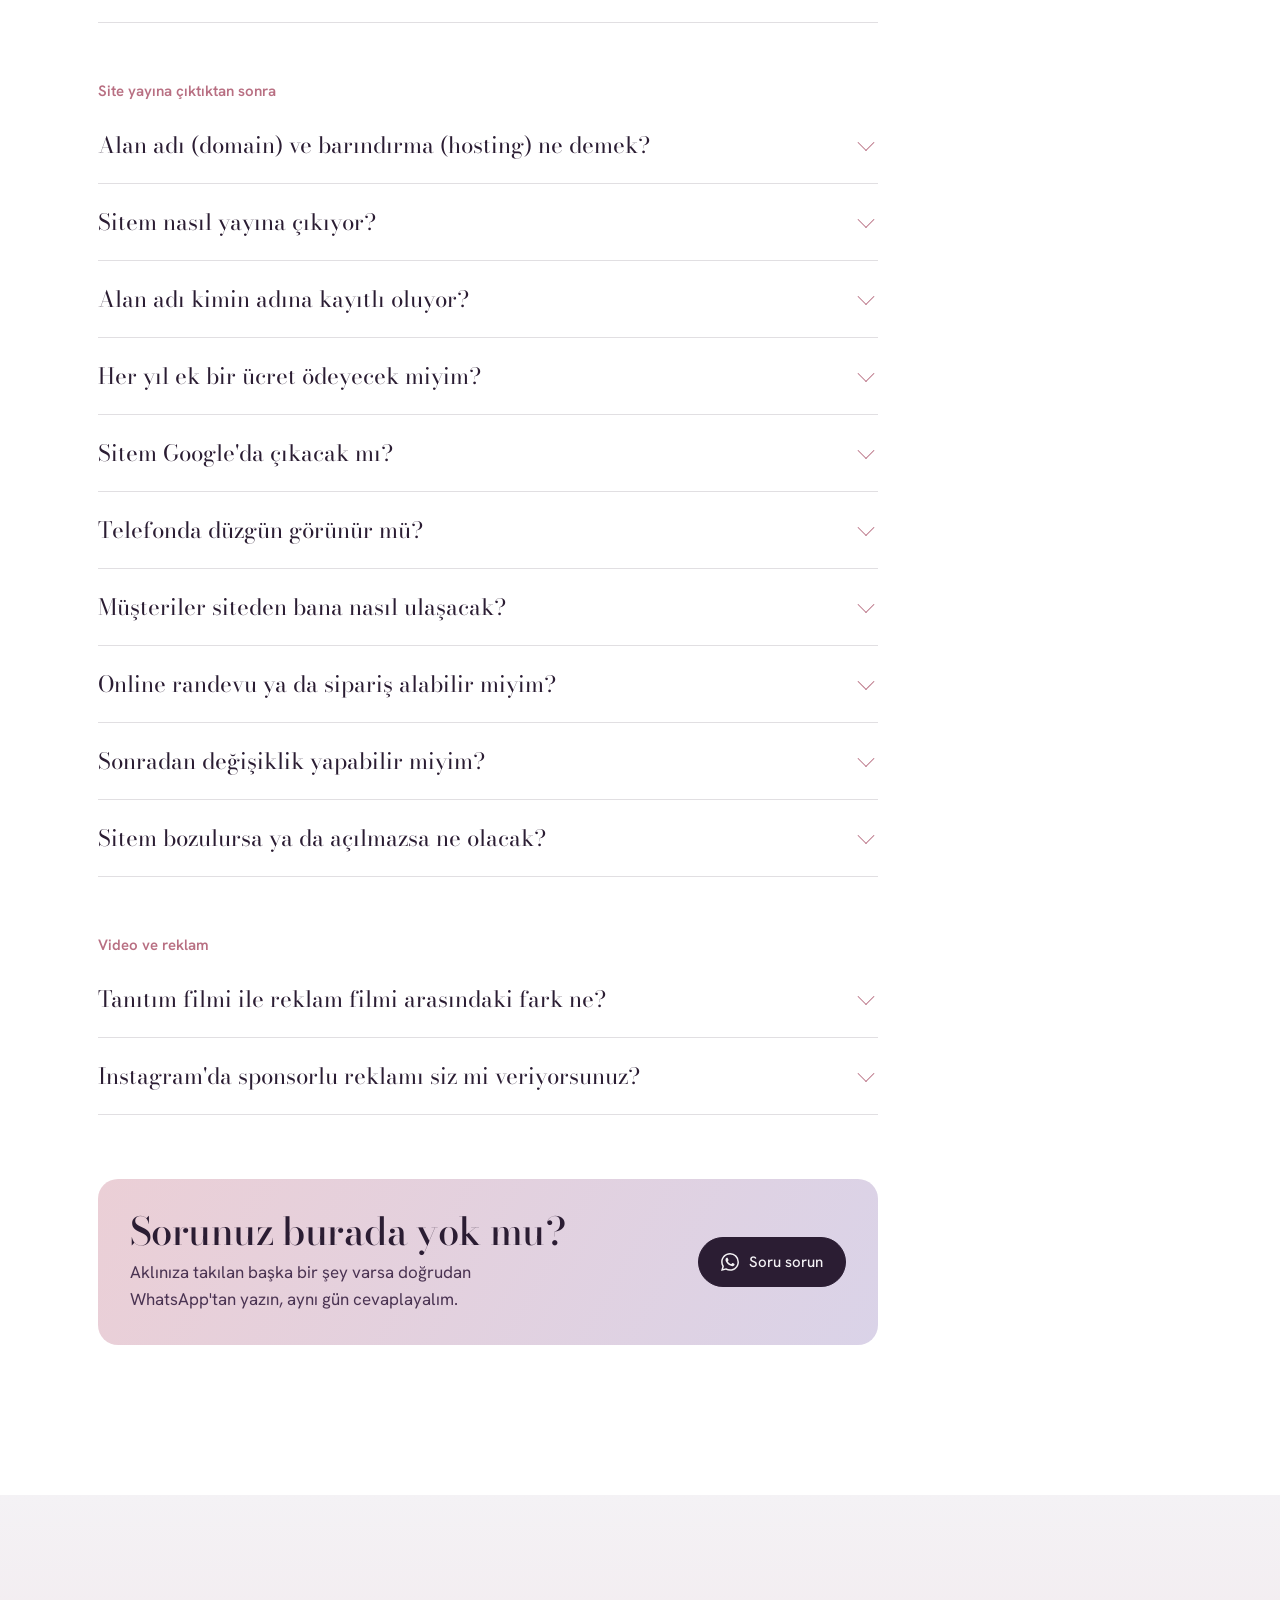
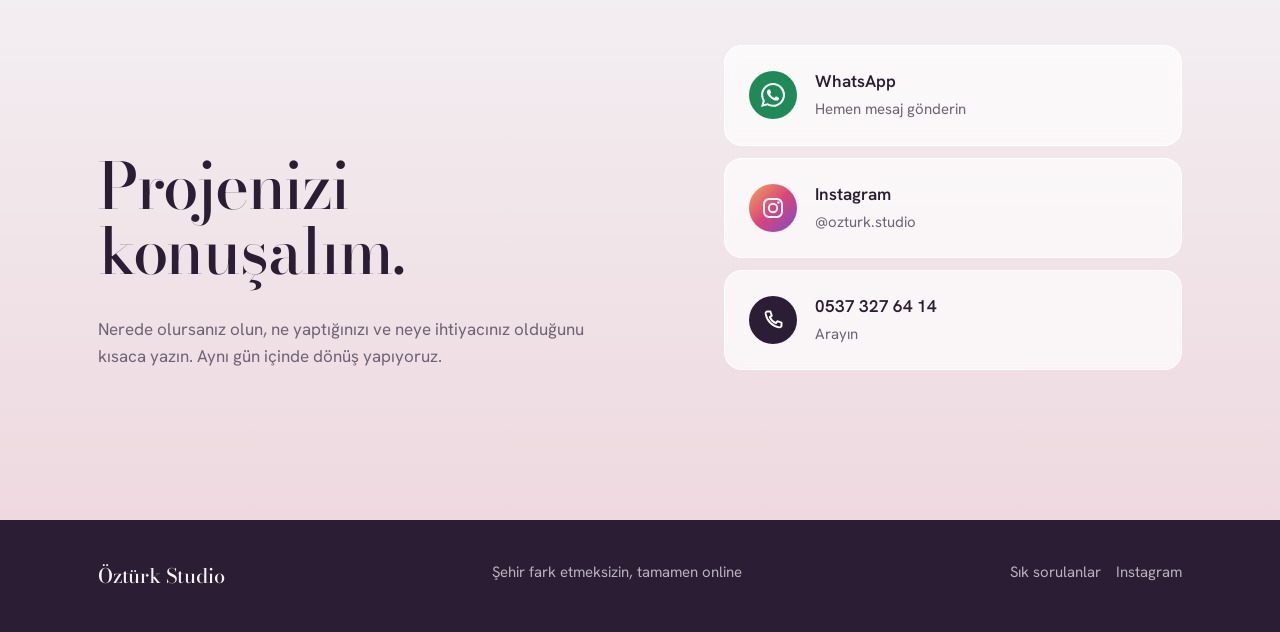
<file: sss.html>
<!doctype html>
<html lang="tr">
<head>
<meta charset="utf-8">
<meta name="viewport" content="width=device-width,initial-scale=1">
<title>Sık sorulan sorular | Öztürk Studio</title>
<meta name="description" content="Web sitesi, tanıtım filmi ve reklam tasarımı hakkında en çok sorulan sorular: fiyat, ödeme, alan adı, yayına çıkış ve sonrası.">
<meta property="og:title" content="Öztürk Studio">
<meta property="og:description" content="İşletmeler için özel tasarım web siteleri, tanıtım filmleri ve reklam tasarımları. Şehir fark etmeksizin, tamamen online.">
<meta property="og:type" content="website">
<meta name="theme-color" content="#2B1D33">
<link rel="icon" href="favicon.svg" type="image/svg+xml">
<link rel="preconnect" href="https://fonts.googleapis.com">
<link rel="preconnect" href="https://fonts.gstatic.com" crossorigin>
<link href="https://fonts.googleapis.com/css2?family=Bodoni+Moda:ital,opsz,wght@0,6..96,400;0,6..96,500;1,6..96,400&family=Hanken+Grotesk:wght@400;500;600&display=swap" rel="stylesheet">
<link rel="stylesheet" href="style.css">
</head>
<body>
<svg width="0" height="0" style="position:absolute" aria-hidden="true">
  <symbol id="i-wa" viewBox="0 0 24 24"><path fill="currentColor" d="M17.472 14.382c-.297-.149-1.758-.867-2.03-.967-.273-.099-.471-.148-.67.15-.197.297-.767.966-.94 1.164-.173.199-.347.223-.644.075-.297-.15-1.255-.463-2.39-1.475-.883-.788-1.48-1.761-1.653-2.059-.173-.297-.018-.458.13-.606.134-.133.298-.347.446-.52.149-.174.198-.298.298-.497.099-.198.05-.371-.025-.52-.075-.149-.669-1.612-.916-2.207-.242-.579-.487-.5-.669-.51-.173-.008-.371-.01-.57-.01-.198 0-.52.074-.792.372-.272.297-1.04 1.016-1.04 2.479 0 1.462 1.065 2.875 1.213 3.074.149.198 2.096 3.2 5.077 4.487.709.306 1.262.489 1.694.625.712.227 1.36.195 1.871.118.571-.085 1.758-.719 2.006-1.413.248-.694.248-1.289.173-1.413-.074-.124-.272-.198-.57-.347m-5.421 7.403h-.004a9.87 9.87 0 01-5.031-1.378l-.361-.214-3.741.982.998-3.648-.235-.374a9.86 9.86 0 01-1.51-5.26c.001-5.45 4.436-9.884 9.888-9.884 2.64 0 5.122 1.03 6.988 2.898a9.825 9.825 0 012.893 6.994c-.003 5.45-4.437 9.884-9.885 9.884m8.413-18.297A11.815 11.815 0 0012.05 0C5.495 0 .16 5.335.157 11.892c0 2.096.547 4.142 1.588 5.945L.057 24l6.305-1.654a11.882 11.882 0 005.683 1.448h.005c6.554 0 11.89-5.335 11.893-11.893a11.821 11.821 0 00-3.48-8.413Z"/></symbol>
  <symbol id="i-ig" viewBox="0 0 24 24"><g fill="none" stroke="currentColor" stroke-width="1.9"><rect x="3" y="3" width="18" height="18" rx="5.2"/><circle cx="12" cy="12" r="4.2"/></g><circle cx="17.4" cy="6.6" r="1.25" fill="currentColor"/></symbol>
  <symbol id="i-tel" viewBox="0 0 24 24"><path fill="none" stroke="currentColor" stroke-width="1.9" stroke-linejoin="round" d="M6.6 3.5h2.8l1.4 4.2-2 1.4a12 12 0 0 0 6.1 6.1l1.4-2 4.2 1.4v2.8a2 2 0 0 1-2.2 2A16.5 16.5 0 0 1 4.6 5.7a2 2 0 0 1 2-2.2Z"/></symbol>
</svg>
<a class="skip" href="#icerik">İçeriğe geç</a>

<header class="top">
  <div class="wrap">
    <a class="mark" href="./" aria-label="Öztürk Studio, ana sayfa">Öztürk Studio</a>
    <nav class="nav" aria-label="Ana menü">
      <a class="hide-s" href="sss.html" aria-current="page">Sık sorulanlar</a>
      <a class="hide-s" href="./#surec">Süreç</a>
      <a class="btn small" href="#iletisim">İletişim</a>
    </nav>
  </div>
</header>

<main id="icerik">
  <section class="page-head" aria-labelledby="baslik">
    <div class="wrap">
      <h1 class="reveal" id="baslik">Sık sorulan sorular</h1>
      <p class="intro reveal d2">Web sitesi, tanıtım filmi ve reklam tasarımı hakkında en çok merak edilenler. Aradığınız cevap burada yoksa doğrudan WhatsApp'tan yazabilirsiniz.</p>
    </div>
  </section>

  <section class="block launch faq-page" aria-label="Sorular">
    <div class="wrap">
      <div class="faq">
        <h3>Başlamadan önce</h3>
        <details open>
          <summary>Instagram hesabım var, neden ayrıca web sitesine ihtiyacım olsun?</summary>
          <p>Instagram'da sizi çoğunlukla takipçileriniz görüyor. Google'da "yakınımdaki diş kliniği" ya da "şehir merkezinde kafe" diye arayan biri ise karşısında bir web sitesi görmek istiyor. Site, işletmenizin her zaman açık duran ve tamamen size ait vitrini. Instagram hesabınıza bir şey olsa bile siteniz yerinde duruyor.</p>
        </details>
        <details>
          <summary>Web sitesine neler dahil?</summary>
          <p>Size özel tasarım, telefon ve bilgisayara uyum, WhatsApp ve arama butonları, Instagram bağlantısı, Google Haritalar ve yol tarifi, menü, ilan ya da ürün sayfaları, iletişim formu, alan adı kurulumu, güvenli bağlantı (https) ve Google'da görünür olma ayarları.</p>
        </details>
        <details>
          <summary>Tanıtım filmi nasıl hazırlanıyor?</summary>
          <p>Görüntüleri siz telefonunuzla çekip gönderiyorsunuz; neyi, nasıl çekmeniz gerektiğini önceden adım adım anlatıyoruz. Kurgu, müzik, renk düzenleme, yazı ve logo kısmını biz yapıyoruz. Filmler 15 ile 60 saniye arasında, Reels ve hikâye formatında hazırlanıyor.</p>
        </details>
        <details>
          <summary>Reklam görsellerine neler dahil?</summary>
          <p>Instagram gönderi ve hikâye tasarımları, sponsorlu reklam görselleri, 15 ile 30 saniyelik reklam filmleri, kampanya ve indirim afişleri, broşür, menü ve kartvizit. Hepsi kullanılacağı platforma uygun boyutta teslim ediliyor.</p>
        </details>
        <details>
          <summary>Bakım paketi ne içeriyor?</summary>
          <p>Fiyat, menü ve metin güncellemeleri, yeni fotoğraf ve sayfa ekleme, kampanya sayfaları ve alan adı yenileme takibi. Aylık sabit bir ücretle çalışıyor; değişiklik istediğinizde WhatsApp'tan yazmanız yeterli.</p>
        </details>
        <details>
          <summary>Ücret ne kadar?</summary>
          <p>Fiyat, sayfa sayısına ve istediğiniz özelliklere göre değişiyor. Küçük işletmelere uygun fiyatlarla çalışıyoruz. Ne istediğinizi konuştuktan sonra size net bir teklif veriyoruz; sonradan sürpriz ek ücret çıkmıyor.</p>
        </details>
        <details>
          <summary>Ödemeyi nasıl yapıyorum?</summary>
          <p>Ödemeler banka havalesi ile yapılıyor. Tutarı ve ödeme planını teklifle birlikte konuşuyoruz.</p>
        </details>
        <details>
          <summary>Bilgisayardan hiç anlamıyorum, sorun olur mu?</summary>
          <p>Hiç olmaz. Teknik kısmın tamamını biz hallediyoruz. Sizden yalnızca işletmenizi anlatmanızı, varsa logo ve fotoğraflarınızı göndermenizi istiyoruz. Gerisini WhatsApp üzerinden adım adım birlikte ilerletiyoruz.</p>
        </details>
        <details>
          <summary>Fotoğraf ve yazıları kim hazırlıyor?</summary>
          <p>İsterseniz siz gönderiyorsunuz, isterseniz biz hazırlıyoruz. Sitedeki metinleri işletmenizi dinleyerek biz yazıyoruz. Fotoğrafınız yoksa telefonla nasıl çekeceğinizi adım adım anlatıyoruz.</p>
        </details>
        <details>
          <summary>Bir site ne kadar sürede hazır olur?</summary>
          <p>Taslak genellikle birkaç gün içinde hazır oluyor. Fotoğraf ve metinler tamamlandığında site 1–1,5 hafta içinde yayına çıkıyor.</p>
        </details>
        <details>
          <summary>Hangi şehirlerde çalışıyorsunuz?</summary>
          <p>Şehir fark etmeksizin, Türkiye'nin her yerinden işletmelerle çalışıyoruz. Tanışma, taslak, düzeltmeler ve teslim tamamen online ilerliyor; yüz yüze görüşmemiz gerekmiyor, her şey WhatsApp üzerinden yürüyor.</p>
        </details>
        <h3>Site yayına çıktıktan sonra</h3>
        <details>
          <summary>Alan adı (domain) ve barındırma (hosting) ne demek?</summary>
          <p>Alan adı, sitenizin adresi: örneğin isletmeniz.com. Barındırma ise sitenizin dosyalarının durduğu ve 7/24 açık kalan bilgisayar. Bir dükkân gibi düşünün: alan adı tabeladaki adres, barındırma dükkânın kendisi. İkisinin de kurulumunu biz yapıyoruz.</p>
        </details>
        <details>
          <summary>Sitem nasıl yayına çıkıyor?</summary>
          <p>Siteniz hazır olduğunda onu güvenilir bir barındırma hizmetine yüklüyor ve size ait alan adına bağlıyoruz. Bundan sonra herkes bu adresi yazarak ya da Google'da arayarak sitenize ulaşabiliyor. Teknik kısmın hiçbiriyle uğraşmanız gerekmiyor.</p>
        </details>
        <details>
          <summary>Alan adı kimin adına kayıtlı oluyor?</summary>
          <p>Sizin adınıza. Alan adı işletmenizin dijital adresi, o yüzden tamamen size ait. Kurulumunu ve yıllık yenileme takibini biz yapıyoruz.</p>
        </details>
        <details>
          <summary>Her yıl ek bir ücret ödeyecek miyim?</summary>
          <p>Alan adının yıllık bir yenileme ücreti var; bunu alan adını aldığınız firmaya ödüyorsunuz. Bakım paketi alırsanız aylık sabit bir ücret ödüyorsunuz. Bunların dışında gizli bir masraf yok.</p>
        </details>
        <details>
          <summary>Sitem Google'da çıkacak mı?</summary>
          <p>Sitenizi Google'a tanıtıyor, Google Haritalar kaydınıza bağlıyor ve aramalarda bulunabilmesi için gereken ayarları yapıyoruz. Google'da ilk sıraya çıkmak zaman alan bir süreç ve bunu kimse bir günde garanti edemez, ama doğru kurulmuş bir site bu yolun ilk adımı.</p>
        </details>
        <details>
          <summary>Telefonda düzgün görünür mü?</summary>
          <p>Evet. Ziyaretçilerin çoğu sitenize telefondan giriyor, bu yüzden her sayfayı önce telefona göre tasarlıyoruz. Tablette ve bilgisayarda da düzgün görünüyor.</p>
        </details>
        <details>
          <summary>Müşteriler siteden bana nasıl ulaşacak?</summary>
          <p>Sitede WhatsApp, arama ve yol tarifi butonları oluyor. Müşteriniz butona dokunduğunda doğrudan size mesaj atıyor ya da sizi arıyor. İletişim formu doldurulursa bildirim e-postanıza geliyor.</p>
        </details>
        <details>
          <summary>Online randevu ya da sipariş alabilir miyim?</summary>
          <p>Evet. Randevu ve siparişleri WhatsApp'a yönlendiren basit bir sistem kurabiliyoruz. Daha kapsamlı bir randevu ya da online satış sistemi istiyorsanız onu ayrıca konuşuyoruz.</p>
        </details>
        <details>
          <summary>Sonradan değişiklik yapabilir miyim?</summary>
          <p>Evet. Bakım paketiyle istediğiniz değişikliği WhatsApp'tan yazmanız yeterli. Kendiniz düzenlemek isterseniz, kod bilmeden giriş yapıp metin ve fotoğraf değiştirebileceğiniz basit bir panel de kurabiliyoruz.</p>
        </details>
        <details>
          <summary>Sitem bozulursa ya da açılmazsa ne olacak?</summary>
          <p>Bize yazmanız yeterli; sorunu aynı gün içinde inceliyoruz. Siteler güvenilir altyapılarda durduğu için bu çok nadir yaşanıyor.</p>
        </details>
        <h3>Video ve reklam</h3>
        <details>
          <summary>Tanıtım filmi ile reklam filmi arasındaki fark ne?</summary>
          <p>Tanıtım filmi işletmenizi ve atmosferinizi anlatıyor; uzun süre kullanabiliyorsunuz. Reklam filmi ise belirli bir kampanyaya, indirime ya da ürüne odaklanıyor ve izleyeni hemen harekete geçirmeyi amaçlıyor.</p>
        </details>
        <details>
          <summary>Instagram'da sponsorlu reklamı siz mi veriyorsunuz?</summary>
          <p>Reklamda kullanılacak görselleri ve videoları biz hazırlıyoruz. Reklamın yayınlanması ve bütçesi sizin hesabınız üzerinden yürüyor; isterseniz kurulumunda yardımcı oluyoruz.</p>
        </details>
      </div>
      <div class="ask">
        <div>
          <h2 class="h3">Sorunuz burada yok mu?</h2>
          <p>Aklınıza takılan başka bir şey varsa doğrudan WhatsApp'tan yazın, aynı gün cevaplayalım.</p>
        </div>
        <a class="btn js-wa" href="https://wa.me/905373276414?text=Merhaba%2C%20%C3%96zt%C3%BCrk%20Studio%27nun%20sitesinden%20yaz%C4%B1yorum.%20Bir%20sorum%20var." target="_blank" rel="noopener"><svg aria-hidden="true"><use href="#i-wa"/></svg>Soru sorun</a>
      </div>
    </div>
  </section>

<section class="block contact" id="iletisim" aria-labelledby="ilet">
    <div class="wrap contact-grid">
      <div>
        <h2 class="h2" id="ilet">Projenizi konuşalım.</h2>
        <p class="intro">Nerede olursanız olun, ne yaptığınızı ve neye ihtiyacınız olduğunu kısaca yazın. Aynı gün içinde dönüş yapıyoruz.</p>
      </div>
      <div class="channels">
        <a class="channel wa js-wa" href="https://wa.me/905373276414?text=Merhaba%2C%20%C3%96zt%C3%BCrk%20Studio%27nun%20sitesinden%20yaz%C4%B1yorum.%20Bir%20proje%20hakk%C4%B1nda%20konu%C5%9Fmak%20istiyorum." target="_blank" rel="noopener">
          <span class="ico"><svg aria-hidden="true"><use href="#i-wa"/></svg></span>
          <span><strong>WhatsApp</strong><small>Hemen mesaj gönderin</small></span>
        </a>
        <a class="channel ig" href="https://www.instagram.com/ozturk.studio/" target="_blank" rel="noopener">
          <span class="ico"><svg aria-hidden="true"><use href="#i-ig"/></svg></span>
          <span><strong>Instagram</strong><small>@ozturk.studio</small></span>
        </a>
        <a class="channel tel" href="tel:+905373276414">
          <span class="ico"><svg aria-hidden="true"><use href="#i-tel"/></svg></span>
          <span><strong>0537 327 64 14</strong><small>Arayın</small></span>
        </a>
      </div>
    </div>
  </section>
</main>

<footer class="foot">
  <div class="wrap">
    <span class="mark">Öztürk Studio</span>
    <span>Şehir fark etmeksizin, tamamen online</span>
    <span><a href="sss.html">Sık sorulanlar</a>&emsp;<a href="https://www.instagram.com/ozturk.studio/" target="_blank" rel="noopener">Instagram</a></span>
  </div>
</footer>

<a class="float-wa js-wa" href="https://wa.me/905373276414?text=Merhaba%2C%20%C3%96zt%C3%BCrk%20Studio%27nun%20sitesinden%20yaz%C4%B1yorum.%20Bir%20proje%20hakk%C4%B1nda%20konu%C5%9Fmak%20istiyorum." target="_blank" rel="noopener" aria-label="WhatsApp'tan yazın"><svg aria-hidden="true"><use href="#i-wa"/></svg></a>
<script src="site.js"></script>
</body>
</html>
</file>
<file: style.css>
/* Öztürk Studio — ortak stil */
:root{
  --plum:#2B1D33;
  --plum-soft:#4A3352;
  --rose:#B86F82;
  --blush:#EBCFD6;
  --lilac:#DAD3E8;
  --pearl:#F4F2F5;
  --ink:#2B1D33;
  --muted:#6E6274;
  --line:rgba(43,29,51,.14);
  --wa:#1F8A57;
  --serif:"Bodoni Moda", "Didot", "Bodoni 72", Georgia, serif;
  --sans:"Hanken Grotesk", "Helvetica Neue", Arial, sans-serif;
  --wrap:1180px;
  --gut:clamp(20px,4vw,48px);
}
*,*::before,*::after{box-sizing:border-box}
html{-webkit-text-size-adjust:100%;scroll-behavior:smooth}
body{margin:0;background:var(--pearl);color:var(--ink);font-family:var(--sans);font-size:17px;line-height:1.6;-webkit-font-smoothing:antialiased;overflow-x:hidden}
img,svg{display:block;max-width:100%}
a{color:inherit}
::selection{background:var(--blush)}
:focus-visible{outline:2px solid var(--rose);outline-offset:3px;border-radius:2px}
.wrap{max-width:var(--wrap);margin:0 auto;padding:0 var(--gut)}
.skip{position:absolute;left:-999px;top:8px;background:var(--plum);color:#fff;padding:8px 14px;z-index:99}
.skip:focus{left:8px}

/* Üst bar */
.top{position:absolute;inset:0 0 auto 0;z-index:10}
.top .wrap{display:flex;align-items:center;justify-content:space-between;height:88px;gap:24px}
.mark{font-family:var(--serif);font-size:22px;font-weight:500;text-decoration:none;letter-spacing:-.01em;white-space:nowrap}
.nav{display:flex;align-items:center;gap:32px;font-size:15px}
.nav a{text-decoration:none;color:var(--muted);transition:color .2s}
.nav a:hover,.nav a[aria-current="page"]{color:var(--ink)}
.nav .btn{color:var(--pearl)}
@media (max-width:760px){.nav .hide-s{display:none}.nav{gap:18px}}

/* Butonlar */
.btn{display:inline-flex;align-items:center;gap:10px;font:500 15px/1 var(--sans);text-decoration:none;padding:15px 22px;border-radius:999px;background:var(--plum);color:var(--pearl);border:1px solid var(--plum);transition:background .25s,color .25s,transform .25s}
.btn:hover{background:var(--plum-soft);border-color:var(--plum-soft)}
.btn:active{transform:translateY(1px)}
.btn svg{width:18px;height:18px;flex:none}
.btn.small{padding:11px 18px;font-size:14px}
.btn.ghost{background:transparent;color:var(--ink);border-color:var(--line)}
.btn.ghost:hover{background:rgba(255,255,255,.6);border-color:var(--ink)}
.btn.light{background:var(--pearl);color:var(--plum);border-color:var(--pearl)}
.btn.light:hover{background:#fff}
.btn.outline-light{background:transparent;color:var(--pearl);border-color:rgba(244,242,245,.4)}
.btn.outline-light:hover{border-color:var(--pearl);background:rgba(244,242,245,.08)}
.link{text-decoration:underline;text-decoration-thickness:1px;text-underline-offset:5px;text-decoration-color:var(--rose)}

/* Hero: solan renk alanları */
.hero{position:relative;min-height:100svh;display:flex;align-items:flex-end;padding:140px 0 clamp(48px,8vh,96px);isolation:isolate;overflow:hidden}
.hero::before{content:"";position:absolute;inset:-20%;z-index:-1;
  background:
    radial-gradient(42% 46% at 78% 22%, var(--blush) 0%, rgba(235,207,214,0) 70%),
    radial-gradient(38% 42% at 12% 70%, var(--lilac) 0%, rgba(218,211,232,0) 70%),
    radial-gradient(30% 30% at 60% 88%, rgba(184,111,130,.28) 0%, rgba(184,111,130,0) 70%);
  filter:blur(10px);animation:drift 26s ease-in-out infinite alternate}
@keyframes drift{to{transform:translate3d(-4%,3%,0) scale(1.06)}}
.hero-grid{display:grid;grid-template-columns:1fr;gap:clamp(28px,4vw,48px)}
.word{font-family:var(--serif);font-weight:500;font-size:clamp(4.4rem,20vw,13.5rem);line-height:.86;letter-spacing:-.035em;margin:0;
  background:linear-gradient(100deg,var(--plum) 0%,var(--plum-soft) 38%,var(--rose) 78%,#D7A3AF 100%);
  -webkit-background-clip:text;background-clip:text;color:transparent;padding:.3em 0 .06em;margin-top:-.3em}
.word span{display:block}
.word span+span{padding-left:clamp(1.2rem,14vw,12rem)}
.hero-foot{display:grid;grid-template-columns:minmax(0,1.1fr) auto;align-items:end;gap:32px;border-top:1px solid var(--line);padding-top:28px}
.lede{font-size:clamp(18px,1.6vw,21px);line-height:1.5;max-width:34ch;margin:0}
.actions{display:flex;flex-wrap:wrap;gap:12px}
@media (max-width:760px){.hero-foot{grid-template-columns:1fr}}

/* Giriş animasyonu (tek sahne) */
.reveal{opacity:0;transform:translateY(18px);animation:rise 1.1s cubic-bezier(.2,.7,.1,1) forwards}
.reveal.d1{animation-delay:.15s}.reveal.d2{animation-delay:.45s}.reveal.d3{animation-delay:.7s}
@keyframes rise{to{opacity:1;transform:none}}

/* Bölümler */
section{position:relative}
.block{padding:clamp(80px,12vw,150px) 0}
.h2{font-family:var(--serif);font-weight:500;font-size:clamp(2.3rem,5vw,4rem);line-height:1.02;letter-spacing:-.02em;margin:0 0 .5em;max-width:16ch}
.h3{font-family:var(--serif);font-weight:500;font-size:clamp(1.8rem,3vw,2.5rem);line-height:1.08;letter-spacing:-.015em;margin:0 0 .45em}
.intro{color:var(--muted);max-width:52ch;margin:0}

/* İki hizmet */
.duo{display:grid;grid-template-columns:repeat(3,1fr);gap:clamp(32px,4.5vw,72px);margin-top:clamp(48px,7vw,88px)}
.duo article{position:relative;padding-top:clamp(28px,3vw,40px)}
.duo article::before{content:"";position:absolute;top:0;left:0;right:0;height:3px;border-radius:3px;background:linear-gradient(90deg,var(--rose),rgba(184,111,130,0))}
.duo p{margin:0 0 22px;max-width:44ch}
.ticks{list-style:none;padding:0;margin:0}
.ticks li{padding:12px 0;border-bottom:1px solid var(--line);display:flex;gap:14px;align-items:baseline}
.ticks li::before{content:"";width:6px;height:6px;border-radius:50%;background:var(--rose);flex:none;transform:translateY(-2px)}
@media (max-width:980px){.duo{grid-template-columns:1fr 1fr}}
@media (max-width:680px){.duo{grid-template-columns:1fr}}

/* Koyu, solan bant */
.band{background:linear-gradient(170deg,var(--plum) 0%,#3C2843 55%,#7A4A5C 100%);color:var(--pearl);overflow:hidden}
.band::after{content:"";position:absolute;right:-10%;bottom:-40%;width:60%;height:120%;background:radial-gradient(closest-side,rgba(235,207,214,.22),rgba(235,207,214,0));pointer-events:none}
.statement{font-family:var(--serif);font-weight:400;font-size:clamp(2.1rem,5.4vw,4.6rem);line-height:1.06;letter-spacing:-.02em;margin:0;max-width:18ch}
.band .sub{color:rgba(244,242,245,.72);max-width:46ch;margin:32px 0 0;font-size:18px}

/* Süreç (gerçek sıra) */
.steps{list-style:none;padding:0;margin:clamp(48px,6vw,72px) 0 0;display:grid;grid-template-columns:repeat(4,1fr);gap:clamp(24px,3vw,40px);counter-reset:s}
.steps li{counter-increment:s;padding-top:20px;border-top:1px solid var(--line)}
.steps li::before{content:counter(s);display:block;font-family:var(--serif);font-size:3.2rem;line-height:1;color:var(--rose);margin-bottom:18px}
.steps h3{font-family:var(--serif);font-weight:500;font-size:1.45rem;margin:0 0 8px}
.steps p{margin:0;color:var(--muted);font-size:16px}
@media (max-width:900px){.steps{grid-template-columns:1fr 1fr}}
@media (max-width:520px){.steps{grid-template-columns:1fr}}

/* İletişim */
.contact{background:linear-gradient(180deg,var(--pearl) 0%,var(--blush) 140%)}
.contact-grid{display:grid;grid-template-columns:1.2fr 1fr;gap:clamp(32px,6vw,80px);align-items:end}
.contact .h2{max-width:13ch}
.channels{display:grid;gap:12px}
.channel{display:flex;align-items:center;gap:18px;padding:22px 24px;border-radius:18px;text-decoration:none;background:rgba(255,255,255,.66);border:1px solid rgba(255,255,255,.9);backdrop-filter:blur(6px);transition:background .25s,transform .25s}
.channel:hover{background:#fff;transform:translateY(-2px)}
.channel .ico{width:48px;height:48px;border-radius:50%;display:grid;place-items:center;flex:none;color:#fff}
.channel .ico svg{width:24px;height:24px}
.channel.wa .ico{background:var(--wa)}
.channel.ig .ico{background:linear-gradient(135deg,#F2A65A 0%,#D9467A 50%,#7A4BC8 100%)}
.channel.tel .ico{background:var(--plum)}
.channel strong{display:block;font-weight:600;font-size:17px}
.channel small{color:var(--muted);font-size:15px}
@media (max-width:820px){.contact-grid{grid-template-columns:1fr}}

/* Alt bilgi */
.foot{background:var(--plum);color:rgba(244,242,245,.7);font-size:15px;padding:40px 0}
.foot .wrap{display:flex;justify-content:space-between;flex-wrap:wrap;gap:16px}
.foot a{text-decoration:none}
.foot a:hover{color:var(--pearl)}
.foot .mark{color:var(--pearl);font-size:20px}

/* Yüzen WhatsApp */
.float-wa{position:fixed;right:20px;bottom:20px;z-index:20;width:56px;height:56px;border-radius:50%;background:var(--wa);color:#fff;display:grid;place-items:center;box-shadow:0 10px 30px rgba(31,138,87,.35);opacity:0;pointer-events:none;transform:translateY(12px);transition:opacity .3s,transform .3s}
.float-wa.on{opacity:1;pointer-events:auto;transform:none}
.float-wa svg{width:28px;height:28px}

/* Hizmetler sayfası */
.page-head{position:relative;padding:170px 0 clamp(60px,8vw,100px);isolation:isolate;overflow:hidden}
.page-head::before{content:"";position:absolute;inset:-30%;z-index:-1;background:radial-gradient(40% 50% at 85% 30%,var(--blush),rgba(235,207,214,0) 70%),radial-gradient(35% 45% at 5% 90%,var(--lilac),rgba(218,211,232,0) 70%)}
.page-head h1{font-family:var(--serif);font-weight:500;font-size:clamp(3.4rem,10vw,8rem);line-height:.92;letter-spacing:-.03em;margin:0 0 28px;background:linear-gradient(100deg,var(--plum),var(--rose));-webkit-background-clip:text;background-clip:text;color:transparent;padding:.3em 0 .05em;margin-top:-.3em}
.svc{display:grid;grid-template-columns:minmax(0,.9fr) minmax(0,1.1fr);gap:clamp(28px,6vw,96px);padding:clamp(56px,7vw,88px) 0;border-top:1px solid var(--line)}
.svc:first-of-type{border-top:0}
.svc .who{color:var(--muted);margin:0}
.svc .incl{columns:2;column-gap:40px}
.svc .incl li{break-inside:avoid}
@media (max-width:820px){.svc{grid-template-columns:1fr}.svc .incl{columns:1}}
.launch{background:#fff}
.faq-page{padding-top:clamp(40px,6vw,72px)}
.ask{max-width:780px;margin-top:64px;padding:32px;border-radius:20px;background:linear-gradient(120deg,var(--blush),var(--lilac));display:flex;align-items:center;justify-content:space-between;gap:24px;flex-wrap:wrap}
.ask .h3{margin:0 0 6px}
.ask p{margin:0;color:var(--plum-soft);max-width:44ch}
.faq{max-width:780px;margin-top:40px}
.faq h3{font-family:var(--sans);font-weight:600;font-size:15px;color:var(--rose);margin:56px 0 4px}
.faq h3:first-child{margin-top:0}
.faq details{border-bottom:1px solid var(--line)}
.faq summary{list-style:none;cursor:pointer;padding:24px 40px 24px 0;font-family:var(--serif);font-size:1.4rem;line-height:1.25;position:relative}
.faq summary::-webkit-details-marker{display:none}
.faq summary::after{content:"";position:absolute;right:6px;top:50%;width:12px;height:12px;border-right:1.5px solid var(--rose);border-bottom:1.5px solid var(--rose);transform:translateY(-70%) rotate(45deg);transition:transform .25s}
.faq details[open] summary::after{transform:translateY(-30%) rotate(-135deg)}
.faq details p{margin:0 0 24px;color:var(--muted);max-width:62ch}

@media (prefers-reduced-motion:reduce){
  *,*::before,*::after{animation:none!important;transition:none!important}
  .reveal{opacity:1;transform:none}
  html{scroll-behavior:auto}
}
</file>
